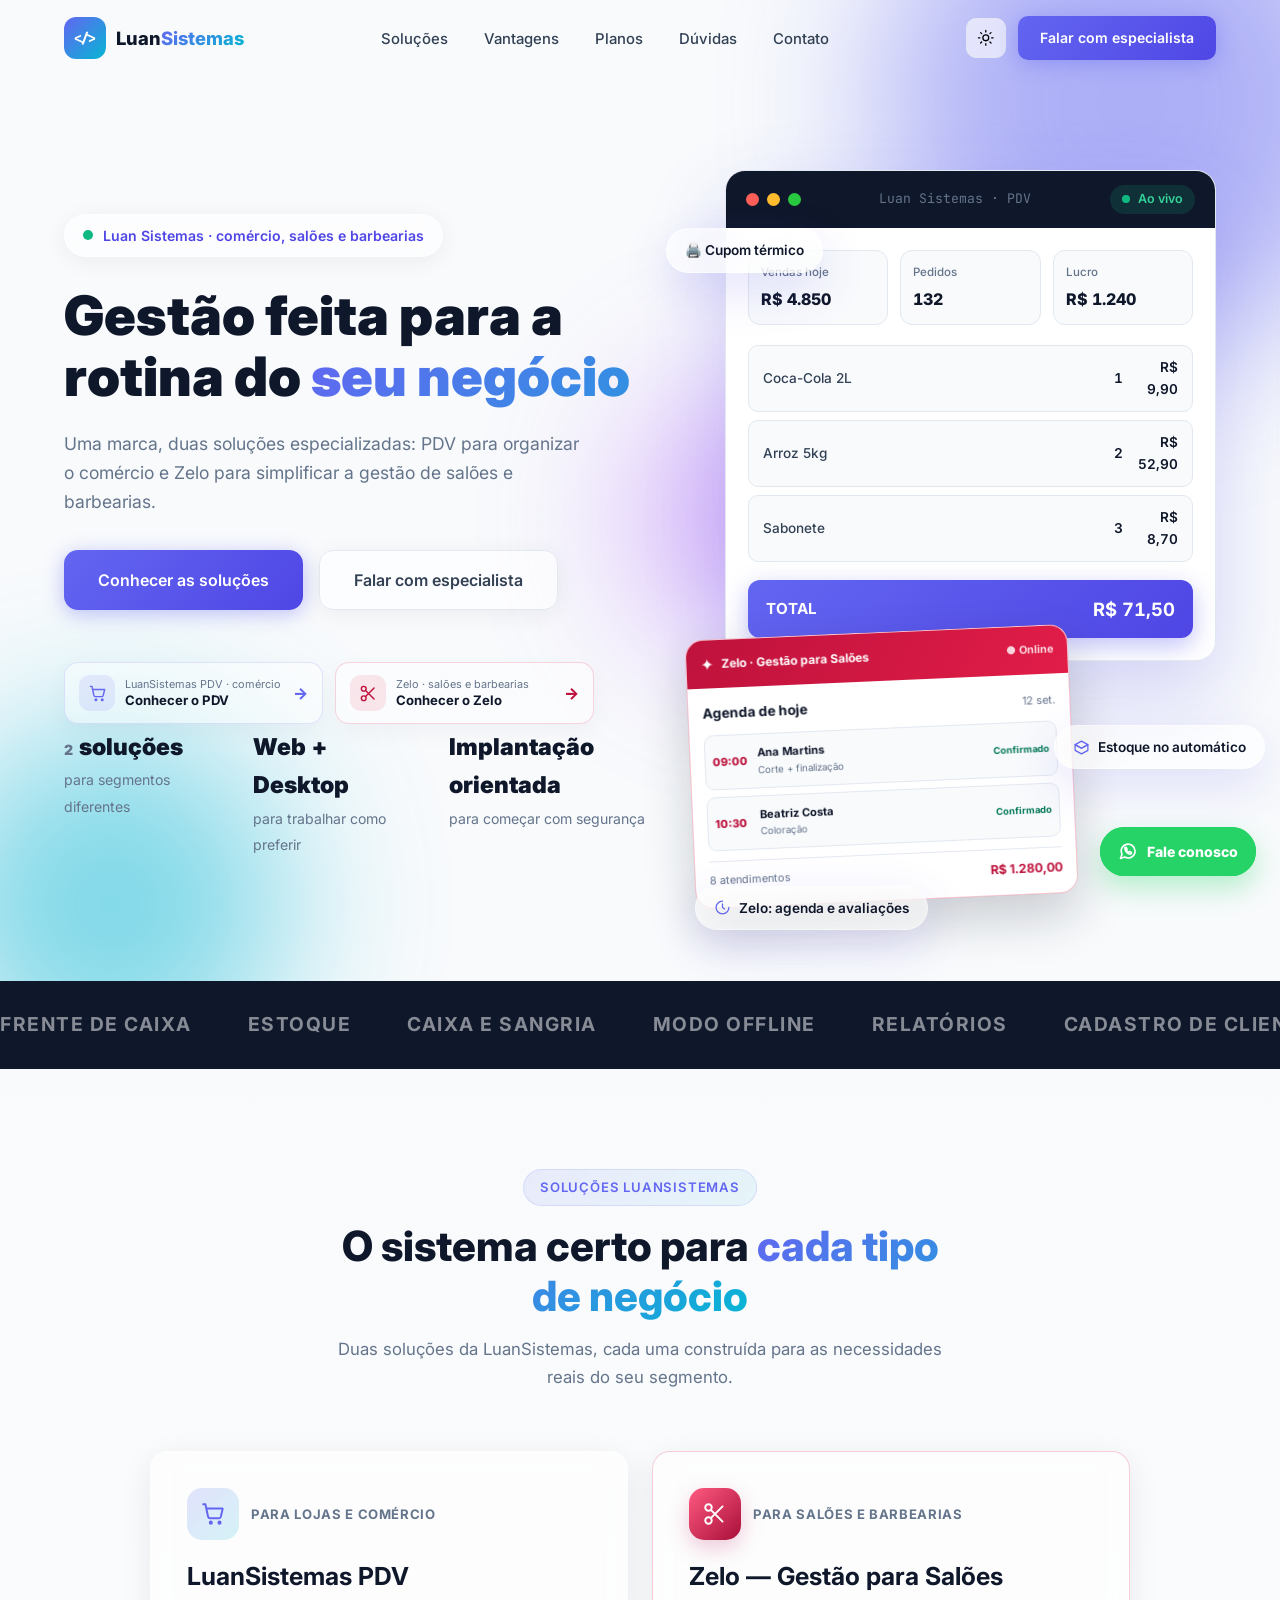
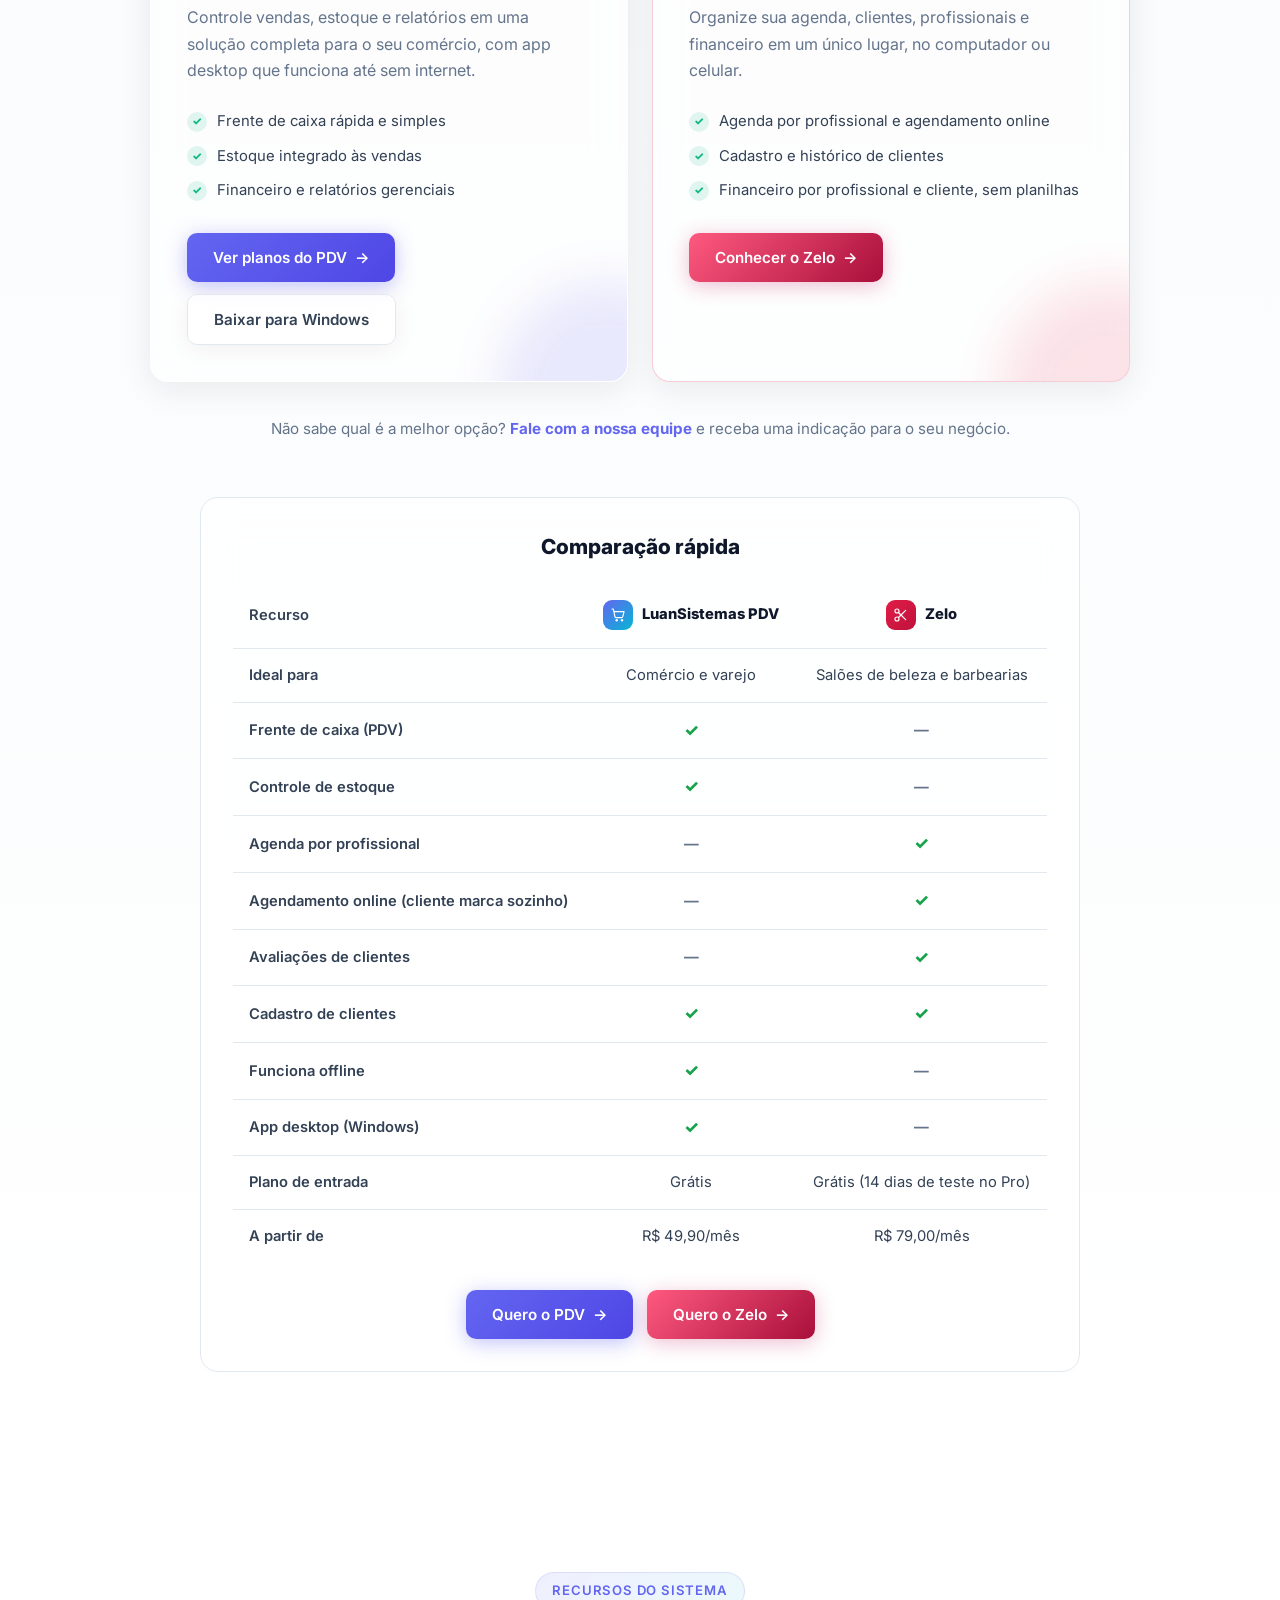
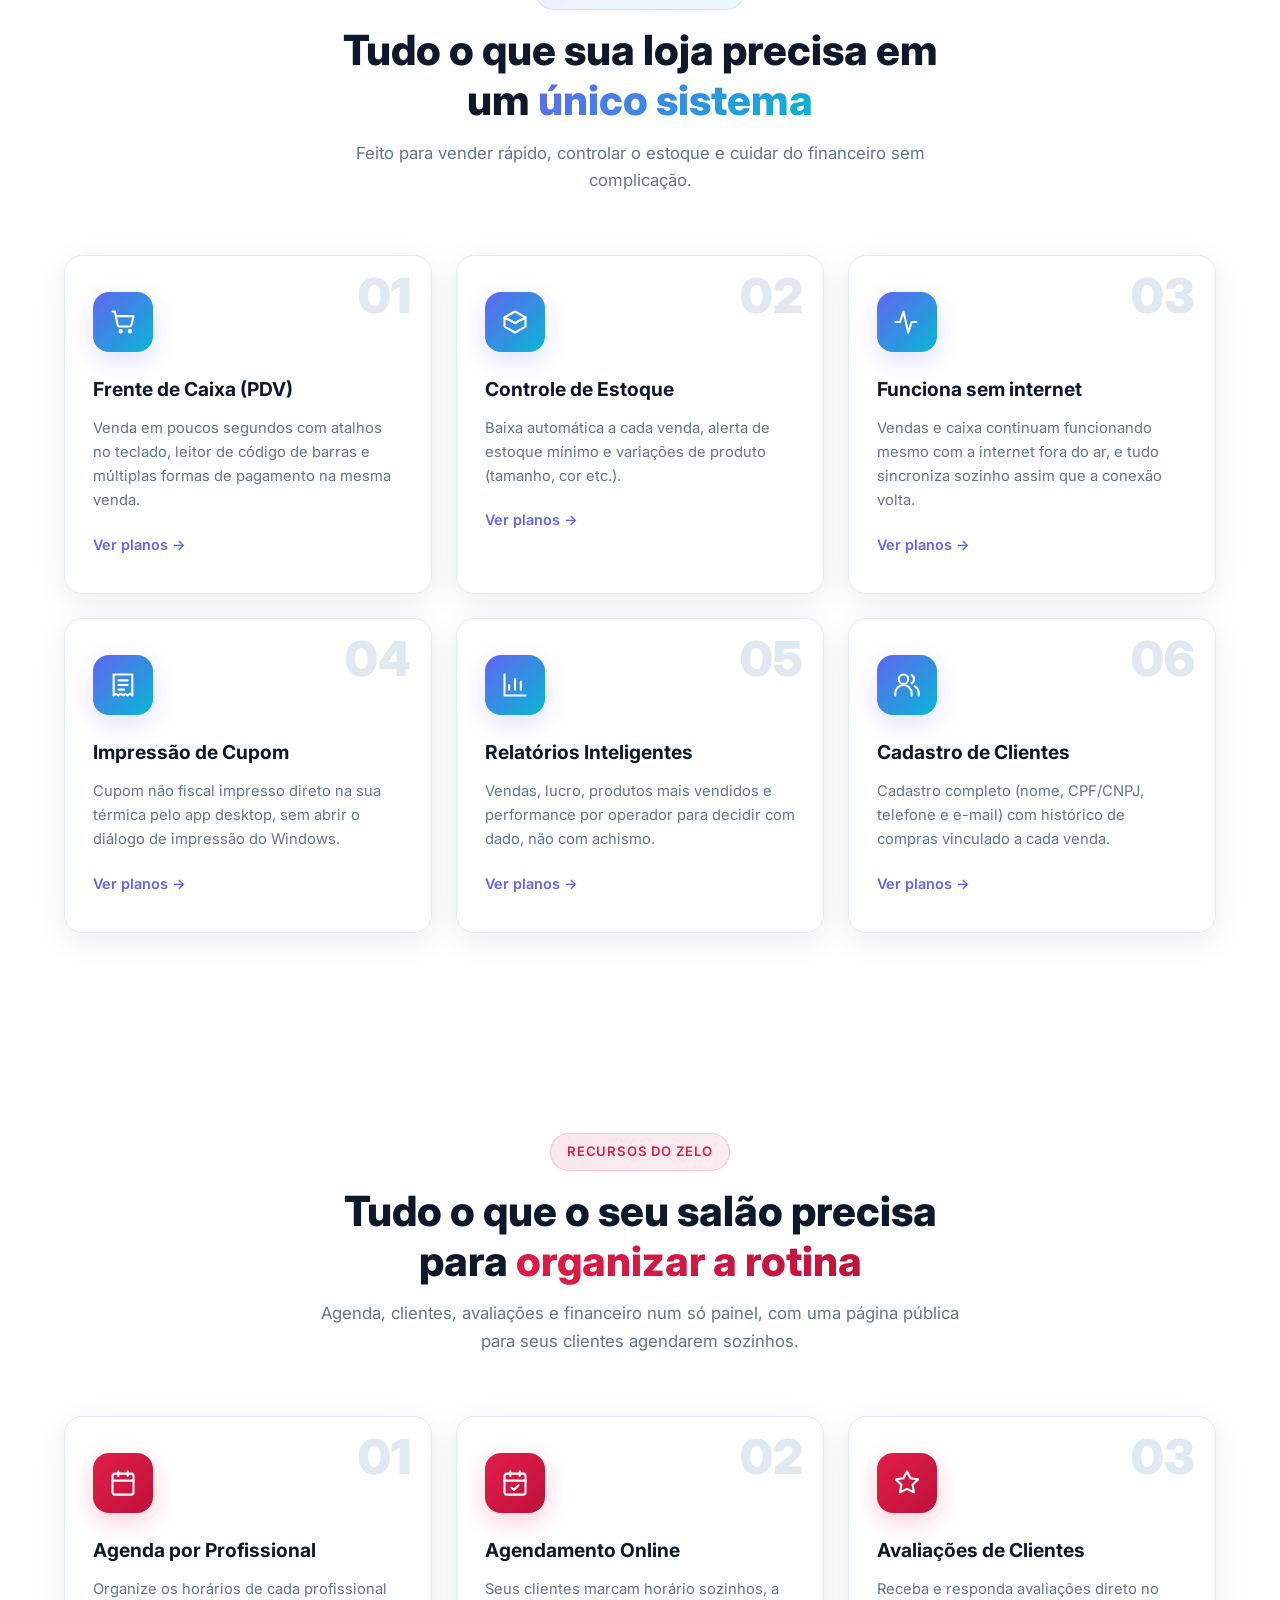
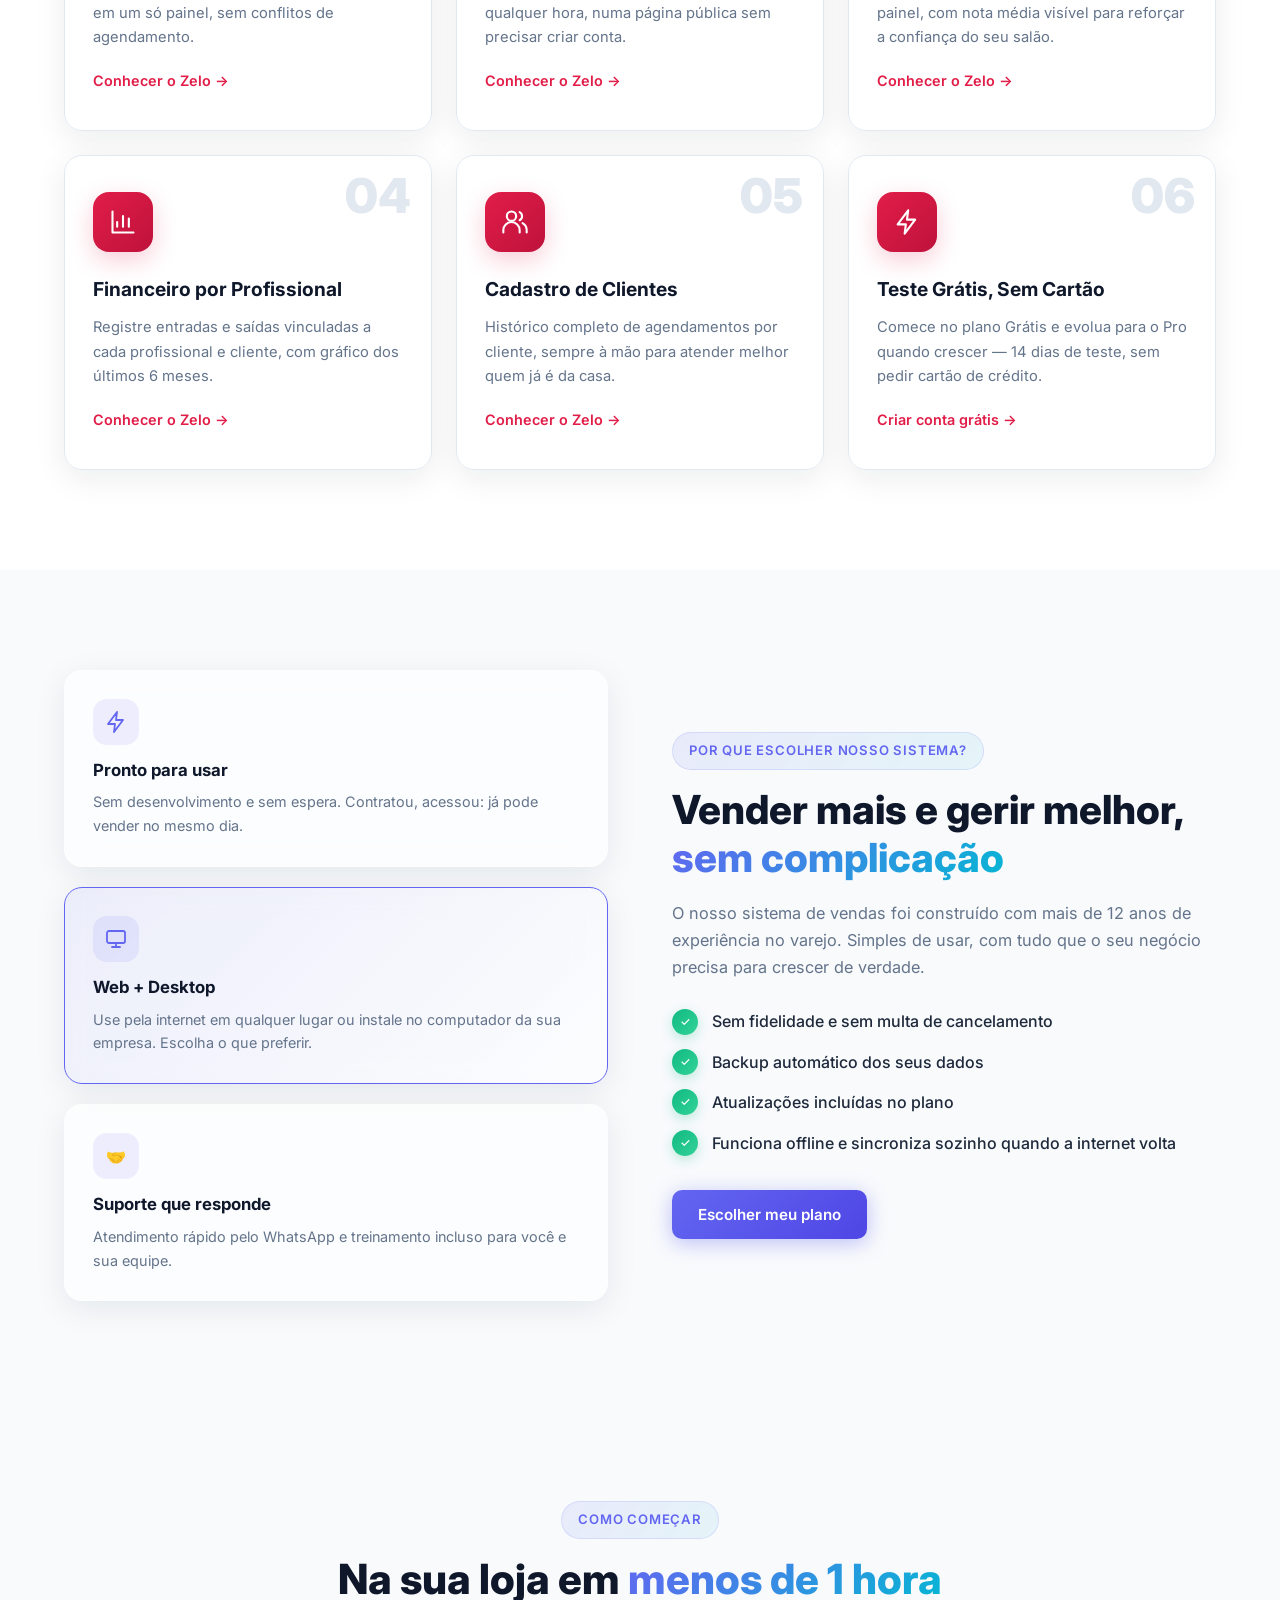
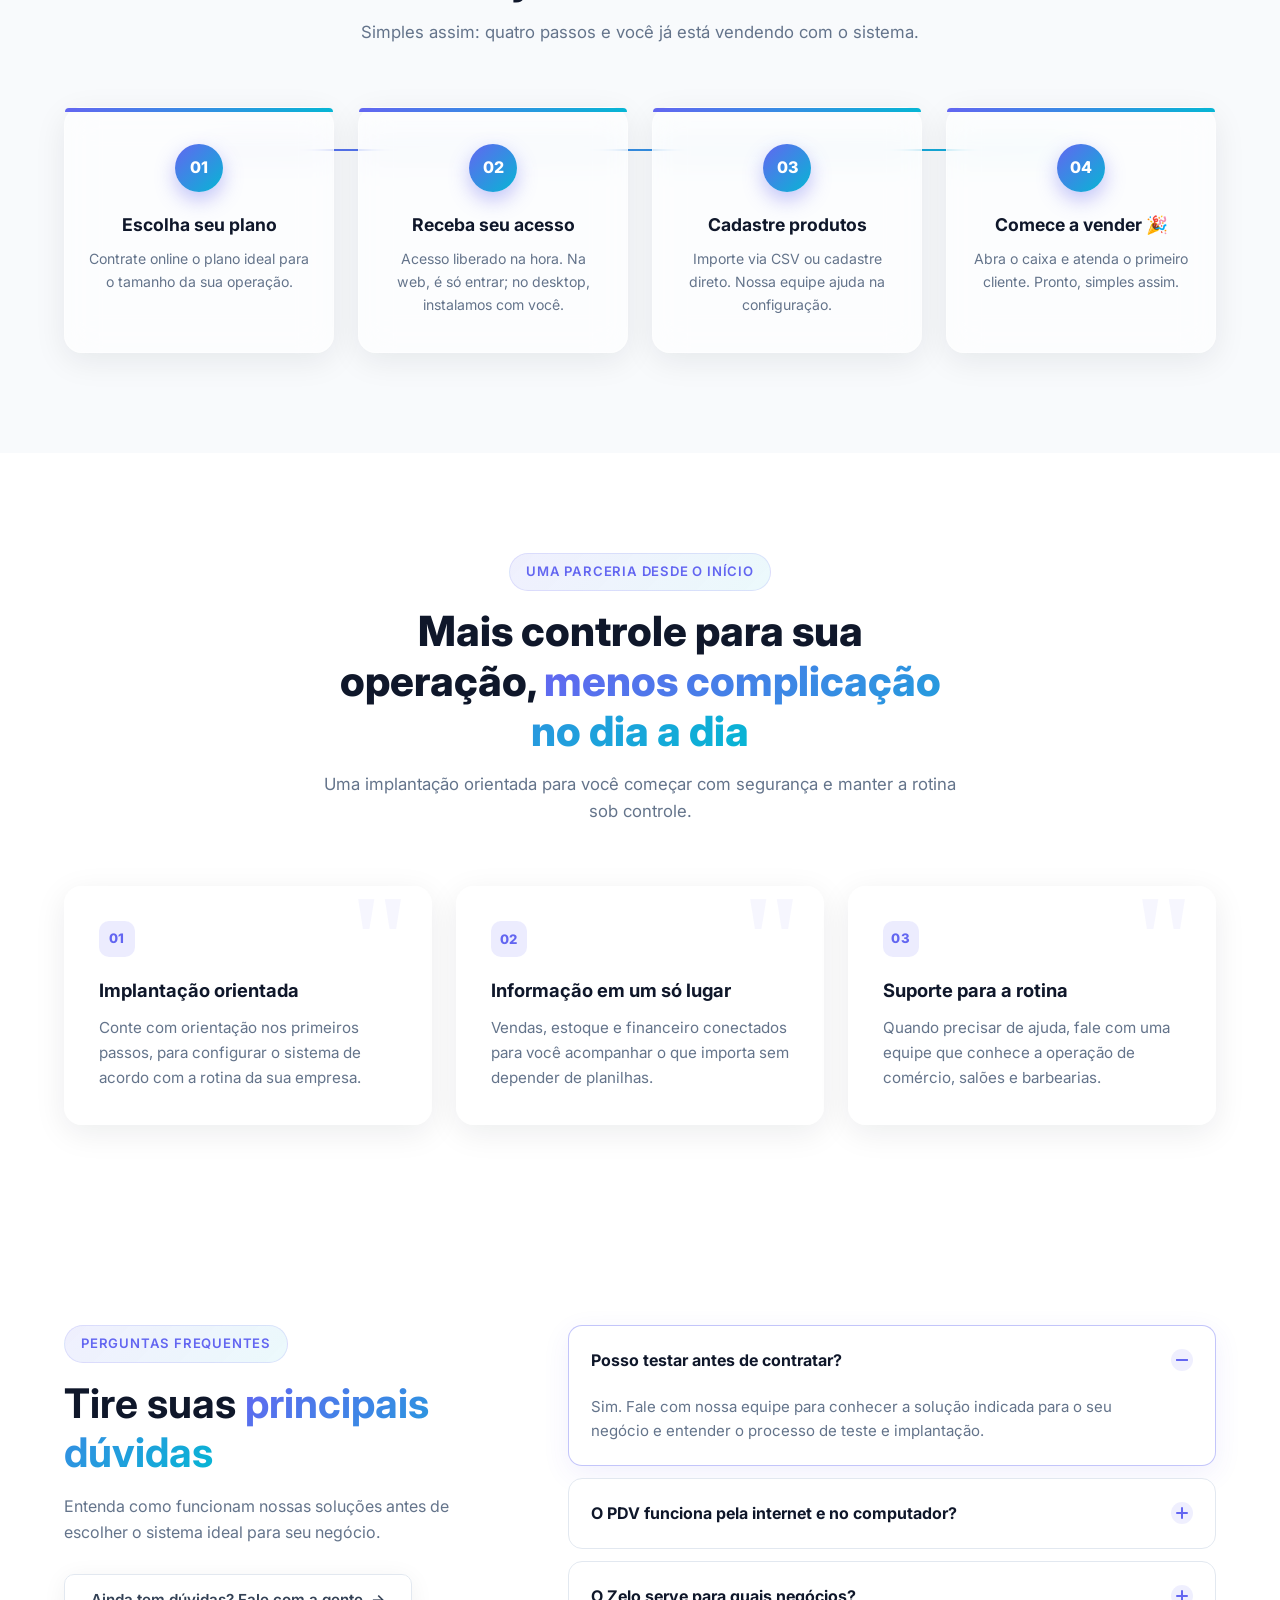
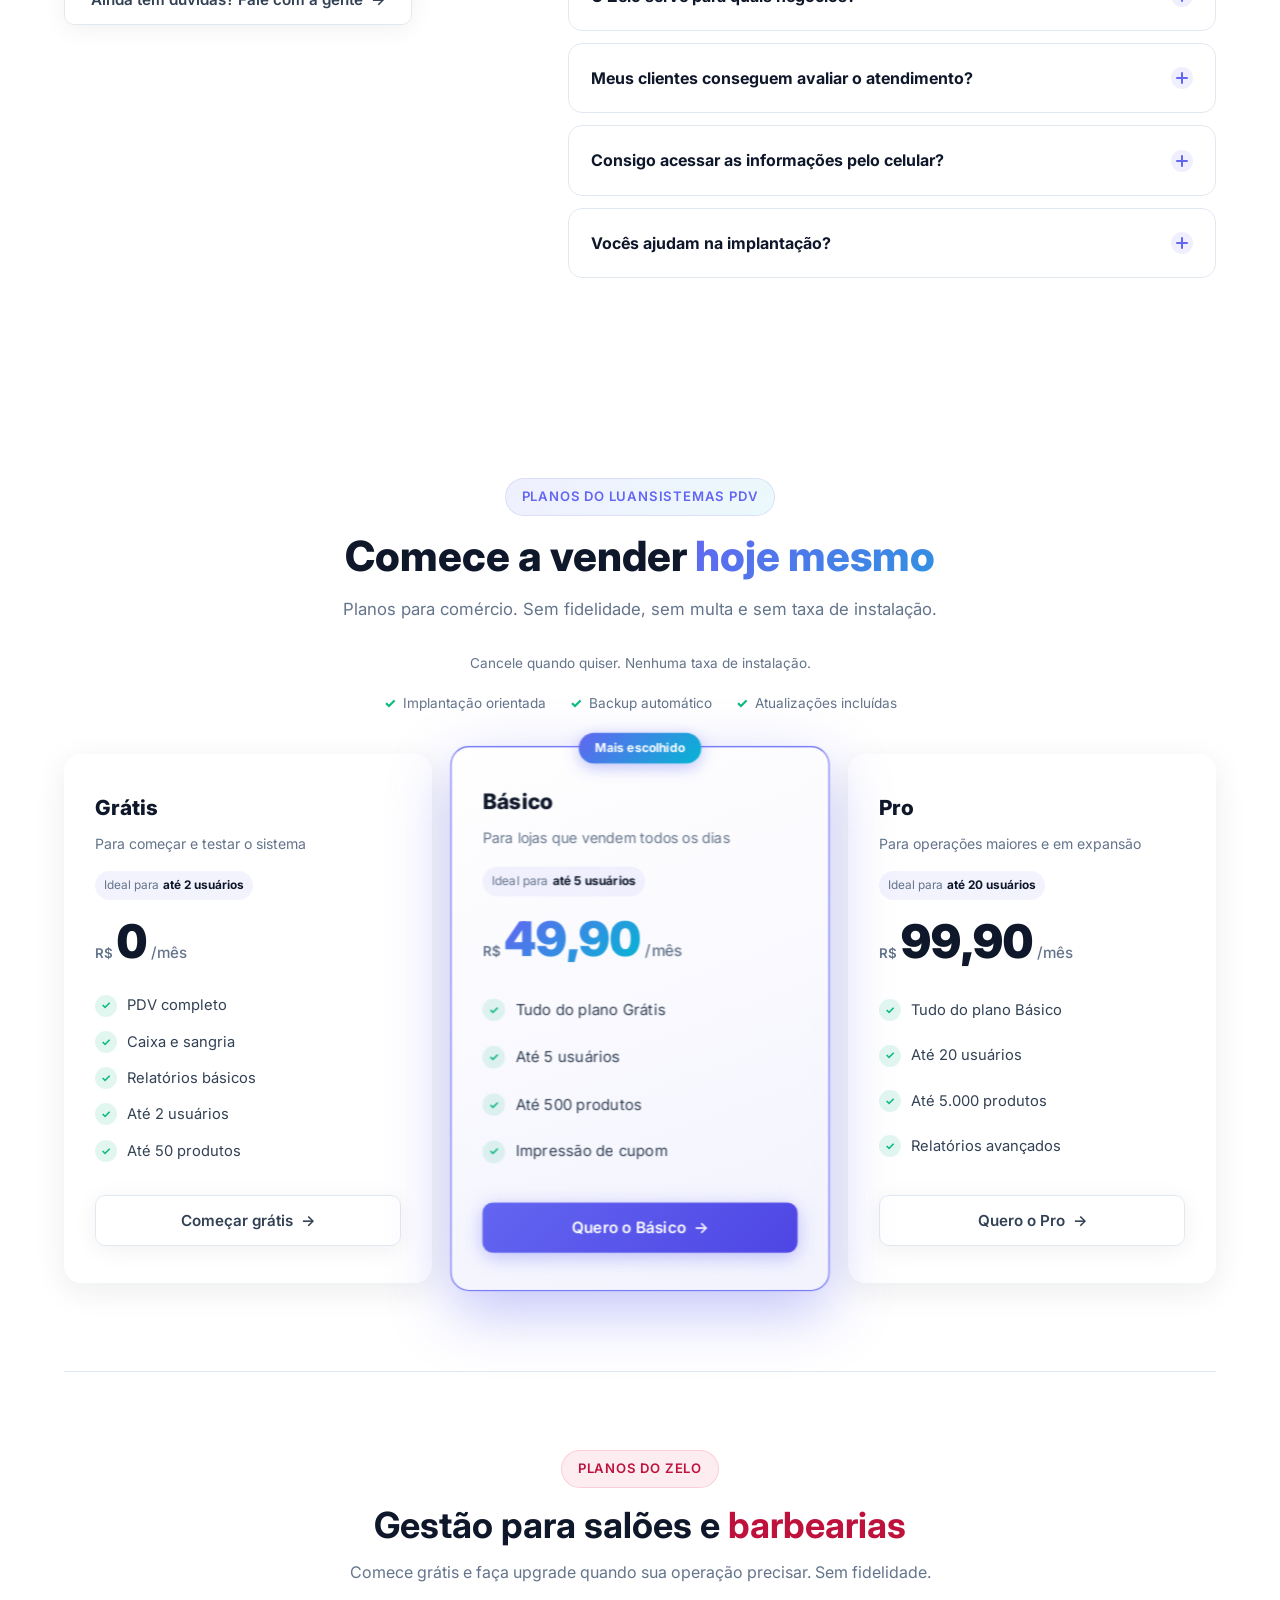
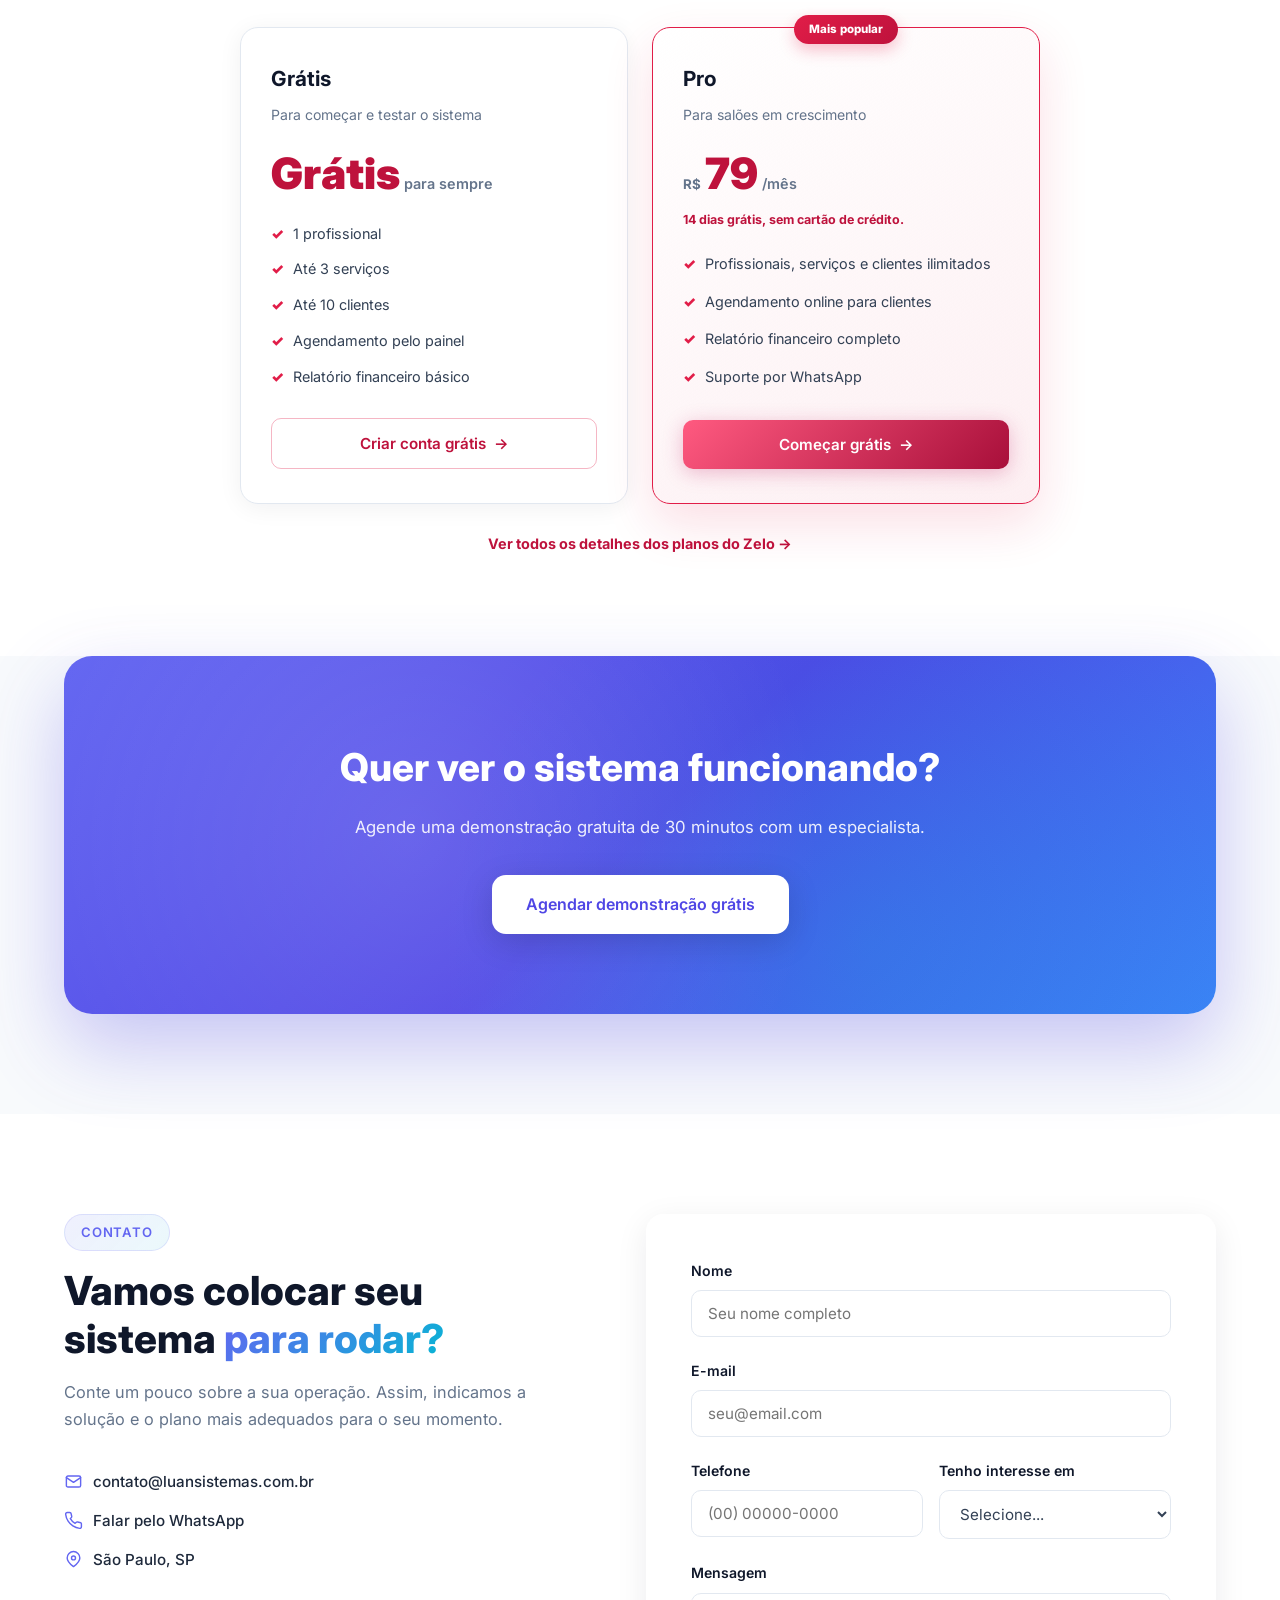
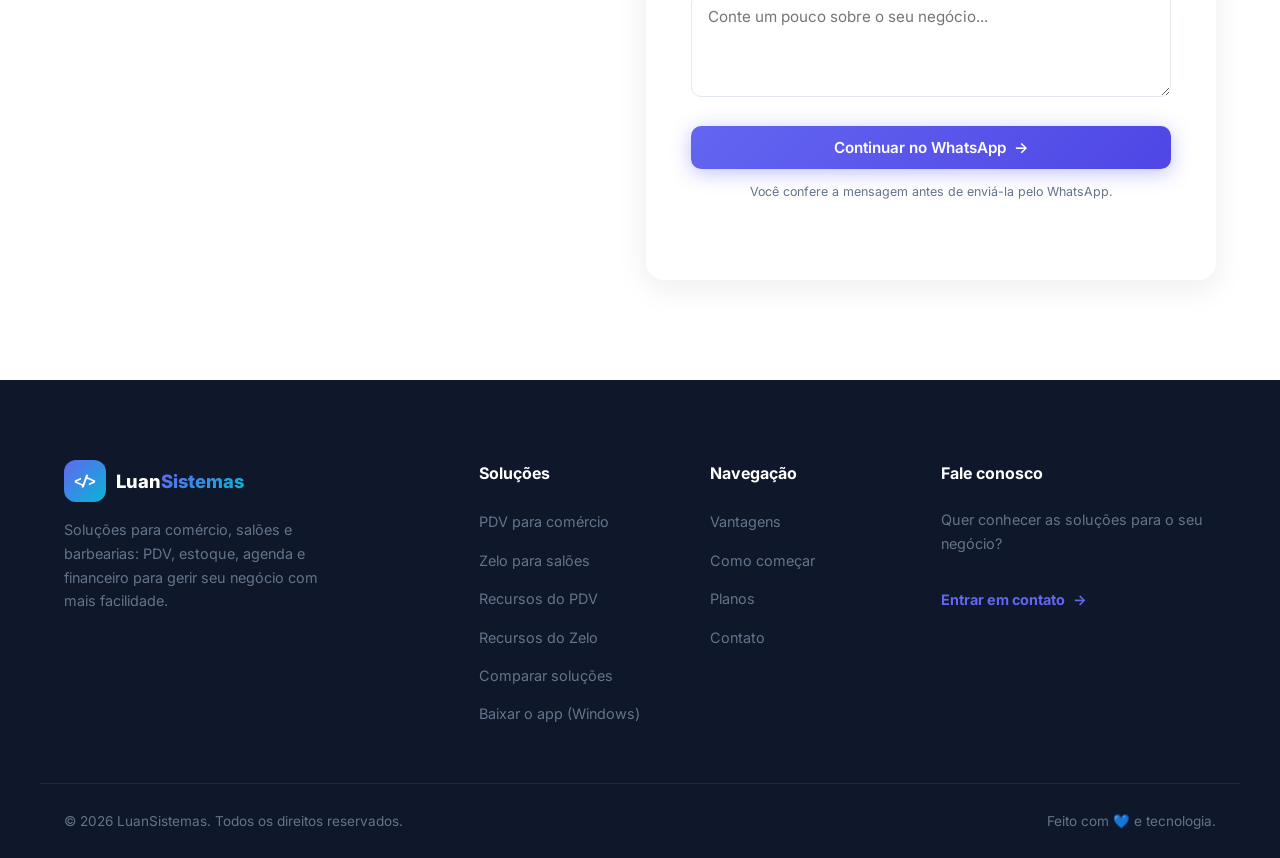
<file: index.html>
<!DOCTYPE html>
<html lang="pt-BR">
<head>
  <meta charset="UTF-8">
  <meta name="viewport" content="width=device-width, initial-scale=1.0">
  <meta name="description" content="LuanSistemas: PDV completo para comércio e Zelo, gestão para salões e barbearias. Vendas, estoque, agenda, financeiro e suporte em um só lugar.">
  <meta name="theme-color" content="#6366f1">
  <meta name="robots" content="index, follow">
  <title>LuanSistemas | PDV para comércio e gestão para salões</title>
  <link rel="canonical" href="https://luansistemas.com.br/">
  <link rel="icon" type="image/svg+xml" href="favicon.svg">

  <!-- Open Graph / WhatsApp / Facebook -->
  <meta property="og:type" content="website">
  <meta property="og:locale" content="pt_BR">
  <meta property="og:url" content="https://luansistemas.com.br/">
  <meta property="og:site_name" content="LuanSistemas">
  <meta property="og:title" content="LuanSistemas | PDV para comércio e gestão para salões">
  <meta property="og:description" content="PDV completo para comércio e Zelo, gestão para salões e barbearias. Vendas, estoque, agenda e financeiro em um só lugar.">
  <meta property="og:image" content="https://luansistemas.com.br/og-image.png">
  <meta property="og:image:width" content="1200">
  <meta property="og:image:height" content="630">
  <meta property="og:image:alt" content="LuanSistemas — PDV para comércio e Zelo para salões e barbearias">

  <!-- Twitter/X Card -->
  <meta name="twitter:card" content="summary_large_image">
  <meta name="twitter:title" content="LuanSistemas | PDV para comércio e gestão para salões">
  <meta name="twitter:description" content="PDV completo para comércio e Zelo, gestão para salões e barbearias. Vendas, estoque, agenda e financeiro em um só lugar.">
  <meta name="twitter:image" content="https://luansistemas.com.br/og-image.png">

  <link rel="preconnect" href="https://fonts.googleapis.com">
  <link rel="preconnect" href="https://fonts.gstatic.com" crossorigin>
  <link href="https://fonts.googleapis.com/css2?family=Inter:wght@400;500;600;700;800;900&family=JetBrains+Mono:wght@400;500;700&display=swap" rel="stylesheet">
  <link rel="stylesheet" href="style.css">

  <script type="application/ld+json">
  {
    "@context": "https://schema.org",
    "@graph": [
      {
        "@type": "Organization",
        "name": "LuanSistemas",
        "url": "https://luansistemas.com.br/",
        "logo": "https://luansistemas.com.br/favicon.svg",
        "email": "contato@luansistemas.com.br",
        "sameAs": ["https://www.zelosaloes.com.br/"]
      },
      {
        "@type": "SoftwareApplication",
        "name": "LuanSistemas PDV",
        "applicationCategory": "BusinessApplication",
        "operatingSystem": "Web, Windows",
        "description": "PDV completo para comércio: frente de caixa, controle de estoque, relatórios e modo offline.",
        "offers": {
          "@type": "AggregateOffer",
          "priceCurrency": "BRL",
          "lowPrice": "0",
          "highPrice": "99.90",
          "offerCount": "3"
        }
      },
      {
        "@type": "SoftwareApplication",
        "name": "Zelo",
        "applicationCategory": "BusinessApplication",
        "operatingSystem": "Web",
        "description": "Gestão para salões de beleza e barbearias: agenda por profissional, agendamento online, avaliações e financeiro.",
        "url": "https://www.zelosaloes.com.br/",
        "offers": {
          "@type": "AggregateOffer",
          "priceCurrency": "BRL",
          "lowPrice": "0",
          "highPrice": "79.00",
          "offerCount": "2"
        }
      }
    ]
  }
  </script>
</head>
<body>
  <a class="skip-link" href="#conteudo">Pular para o conteúdo</a>
  <div class="scroll-progress" id="scrollProgress"></div>
  <div class="cursor-glow" id="cursorGlow" aria-hidden="true"></div>
  <a class="whatsapp-float" href="https://wa.me/5511984881939?text=Ol%C3%A1%21%20Quero%20conhecer%20as%20solu%C3%A7%C3%B5es%20da%20Luan%20Sistemas." target="_blank" rel="noopener noreferrer" aria-label="Falar com a Luan Sistemas pelo WhatsApp">
    <svg class="ui-icon" aria-hidden="true" viewBox="0 0 24 24"><path d="M20.5 11.9a8.4 8.4 0 0 1-12.4 7.4L3 21l1.7-4.9A8.4 8.4 0 1 1 20.5 11.9Z"/><path d="M8.2 8.1c.2-.5.4-.5.7-.5h.6c.2 0 .4.1.5.4l.8 1.9c.1.3.1.5-.1.7l-.5.6c-.1.1-.1.3 0 .4.4.8 1.1 1.5 1.9 2 .2.1.3.1.4 0l.7-.8c.2-.2.4-.2.7-.1l1.8.8c.3.1.4.3.4.5v.6c0 .3-.2.6-.5.8-.5.3-1.1.4-1.8.2-1.1-.3-2.2-1-3.2-2s-1.7-2.1-2-3.2c-.2-.6-.1-1.2.1-1.7Z"/></svg>
    <span>Fale conosco</span>
  </a>
  <button type="button" class="back-to-top" id="backToTop" aria-label="Voltar ao topo">
    <svg class="ui-icon" aria-hidden="true" viewBox="0 0 24 24"><path d="M12 19V5M5 12l7-7 7 7"/></svg>
  </button>

  <header class="header" id="header">
    <nav class="navbar container" aria-label="Navegação principal">
      <a href="#inicio" class="brand">
        <span class="brand-logo">&lt;/&gt;</span>
        <span class="brand-name">Luan<span>Sistemas</span></span>
      </a>

      <ul class="nav-links" id="navLinks">
        <li><a href="#solucoes" class="nav-link">Soluções</a></li>
        <li><a href="#vantagens" class="nav-link">Vantagens</a></li>
        <li><a href="#planos" class="nav-link">Planos</a></li>
        <li><a href="#faq" class="nav-link">Dúvidas</a></li>
        <li><a href="#contato" class="nav-link">Contato</a></li>
      </ul>

      <div class="nav-actions">
        <button class="theme-toggle" id="themeToggle" type="button" aria-label="Alternar modo escuro" aria-pressed="false">
          <svg class="ui-icon icon-sun" aria-hidden="true" viewBox="0 0 24 24"><circle cx="12" cy="12" r="4"/><path d="M12 2v2M12 20v2M4.93 4.93l1.41 1.41M17.66 17.66l1.41 1.41M2 12h2M20 12h2M4.93 19.07l1.41-1.41M17.66 6.34l1.41-1.41"/></svg>
          <svg class="ui-icon icon-moon" aria-hidden="true" viewBox="0 0 24 24"><path d="M21 12.8A9 9 0 1 1 11.2 3 7 7 0 0 0 21 12.8Z"/></svg>
        </button>
        <a href="#contato" class="btn btn-primary btn-nav btn-shine" data-interest="Demo / demonstração">Falar com especialista</a>
      </div>

      <button class="hamburger" id="hamburger" type="button" aria-label="Abrir menu" aria-controls="navLinks" aria-expanded="false">
        <span></span><span></span><span></span>
      </button>
    </nav>
  </header>

  <main id="conteudo">
    <section class="hero" id="inicio">
      <div class="aurora" aria-hidden="true">
        <span class="blob blob-1"></span>
        <span class="blob blob-2"></span>
        <span class="blob blob-3"></span>
      </div>

      <div class="container hero-content">
        <div class="hero-text">
          <span class="badge"><span class="pulse-dot"></span> Luan Sistemas · comércio, salões e barbearias</span>
          <h1>Gestão feita para a rotina do <span class="gradient-text animate-gradient">seu negócio</span></h1>
          <p>Uma marca, duas soluções especializadas: PDV para organizar o comércio e Zelo para simplificar a gestão de salões e barbearias.</p>
          <div class="hero-actions">
            <a href="#solucoes" class="btn btn-primary btn-lg btn-shine">Conhecer as soluções</a>
            <a href="#contato" class="btn btn-glass btn-lg" data-interest="Demo / demonstração">Falar com especialista</a>
          </div>
          <div class="hero-product-links" aria-label="Escolha sua solução">
            <a href="#planos" class="hero-product-link">
              <span class="hero-product-icon"><svg class="ui-icon" aria-hidden="true" viewBox="0 0 24 24"><path d="M3 3h2l2.4 11.3a2 2 0 0 0 2 1.6h7.9a2 2 0 0 0 1.9-1.4L21 7H6"/><circle cx="10" cy="20" r="1"/><circle cx="18" cy="20" r="1"/></svg></span>
              <span><small>LuanSistemas PDV · comércio</small><strong>Conhecer o PDV</strong></span><span class="hero-product-arrow">→</span>
            </a>
            <a href="https://www.zelosaloes.com.br/" class="hero-product-link hero-product-zelo" target="_blank" rel="noopener noreferrer">
              <span class="hero-product-icon"><svg class="ui-icon" aria-hidden="true" viewBox="0 0 24 24"><circle cx="6" cy="6" r="3"/><circle cx="6" cy="18" r="3"/><path d="m8.6 8.6 10.4 10.4M8.6 15.4 19 5"/></svg></span>
              <span><small>Zelo · salões e barbearias</small><strong>Conhecer o Zelo</strong></span><span class="hero-product-arrow">→</span>
            </a>
          </div>
          <ul class="hero-stats">
            <li><strong><span data-counter="2">0</span> soluções</strong><span>para segmentos diferentes</span></li>
            <li><strong>Web + Desktop</strong><span>para trabalhar como preferir</span></li>
            <li><strong>Implantação orientada</strong><span>para começar com segurança</span></li>
          </ul>
        </div>
        <div class="hero-visual">
          <div class="dashboard-card" data-tilt>
            <div class="dash-header">
              <span class="dot red"></span><span class="dot yellow"></span><span class="dot green"></span>
              <span class="code-file">Luan Sistemas · PDV</span>
              <span class="dash-live"><span class="pulse-dot"></span> Ao vivo</span>
            </div>
            <div class="dash-body">
              <div class="dash-stats">
                <div><small>Vendas hoje</small><strong>R$ 4.850</strong></div>
                <div><small>Pedidos</small><strong>132</strong></div>
                <div><small>Lucro</small><strong>R$ 1.240</strong></div>
              </div>
              <div class="dash-items">
                <div class="dash-item"><span>Coca-Cola 2L</span><b>1</b><b>R$ 9,90</b></div>
                <div class="dash-item"><span>Arroz 5kg</span><b>2</b><b>R$ 52,90</b></div>
                <div class="dash-item"><span>Sabonete</span><b>3</b><b>R$ 8,70</b></div>
              </div>
              <div class="dash-total">TOTAL <strong>R$ 71,50</strong></div>
            </div>
            <div class="code-card-glow" aria-hidden="true"></div>
          </div>
          <div class="zelo-preview-card" aria-label="Prévia do Zelo, gestão para salões">
            <div class="zelo-preview-header">
              <span class="zelo-mark">✦</span>
              <span>Zelo · Gestão para Salões</span>
              <span class="zelo-online">● Online</span>
            </div>
            <div class="zelo-preview-body">
              <div class="zelo-preview-title"><strong>Agenda de hoje</strong><span>12 set.</span></div>
              <div class="zelo-appointment"><span class="zelo-time">09:00</span><span><b>Ana Martins</b><small>Corte + finalização</small></span><i>Confirmado</i></div>
              <div class="zelo-appointment"><span class="zelo-time">10:30</span><span><b>Beatriz Costa</b><small>Coloração</small></span><i>Confirmado</i></div>
              <div class="zelo-preview-footer"><span>8 atendimentos</span><strong>R$ 1.280,00</strong></div>
            </div>
          </div>
          <div class="float-chip chip-1" data-tilt>🖨️ Cupom térmico</div>
          <div class="float-chip chip-2" data-tilt><svg class="ui-icon" aria-hidden="true" viewBox="0 0 24 24"><path d="m21 8-9 5-9-5 9-5 9 5Z"/><path d="m3 8 9 5 9-5M3 8v8l9 5 9-5V8"/></svg>Estoque no automático</div>
          <div class="float-chip chip-3" data-tilt><svg class="ui-icon" aria-hidden="true" viewBox="0 0 24 24"><path d="M12 3a9 9 0 1 0 9 9"/><path d="M12 7v5l3 2"/></svg>Zelo: agenda e avaliações</div>
        </div>
      </div>
    </section>

    <div class="marquee" aria-label="O que o sistema faz">
      <div class="marquee-track">
        <span>Frente de Caixa</span><span>Estoque</span><span>Caixa e Sangria</span><span>Modo Offline</span>
        <span>Relatórios</span><span>Cadastro de Clientes</span><span>App Desktop</span><span>Cupom Térmico</span>
        <span>Frente de Caixa</span><span>Estoque</span><span>Caixa e Sangria</span><span>Modo Offline</span>
        <span>Relatórios</span><span>Cadastro de Clientes</span><span>App Desktop</span><span>Cupom Térmico</span>
      </div>
    </div>

    <section class="solutions section" id="solucoes">
      <div class="container">
        <div class="section-head">
          <span class="section-tag">Soluções LuanSistemas</span>
          <h2>O sistema certo para <span class="gradient-text">cada tipo de negócio</span></h2>
          <p>Duas soluções da LuanSistemas, cada uma construída para as necessidades reais do seu segmento.</p>
        </div>

        <div class="solutions-grid">
          <article class="solution-card solution-pdv glass-card" data-tilt>
            <div class="solution-card-top">
              <span class="solution-icon"><svg class="ui-icon" aria-hidden="true" viewBox="0 0 24 24"><path d="M3 3h2l2.4 11.3a2 2 0 0 0 2 1.6h7.9a2 2 0 0 0 1.9-1.4L21 7H6"/><circle cx="10" cy="20" r="1"/><circle cx="18" cy="20" r="1"/></svg></span>
              <span class="solution-label">Para lojas e comércio</span>
            </div>
            <h3>LuanSistemas PDV</h3>
            <p>Controle vendas, estoque e relatórios em uma solução completa para o seu comércio, com app desktop que funciona até sem internet.</p>
            <ul class="solution-features">
              <li>Frente de caixa rápida e simples</li>
              <li>Estoque integrado às vendas</li>
              <li>Financeiro e relatórios gerenciais</li>
            </ul>
            <div class="solution-card-actions">
              <a href="#planos" class="btn btn-primary">Ver planos do PDV <span>→</span></a>
              <a href="https://github.com/medeirosluan/sistema-pdv/releases/latest" class="btn btn-glass" target="_blank" rel="noopener noreferrer">Baixar para Windows</a>
            </div>
          </article>

          <article class="solution-card solution-zelo glass-card" data-tilt>
            <div class="solution-card-top">
              <span class="solution-icon zelo-icon"><svg class="ui-icon" aria-hidden="true" viewBox="0 0 24 24"><circle cx="6" cy="6" r="3"/><circle cx="6" cy="18" r="3"/><path d="m8.6 8.6 10.4 10.4M8.6 15.4 19 5"/></svg></span>
              <span class="solution-label">Para salões e barbearias</span>
            </div>
            <h3>Zelo — Gestão para Salões</h3>
            <p>Organize sua agenda, clientes, profissionais e financeiro em um único lugar, no computador ou celular.</p>
            <ul class="solution-features">
              <li>Agenda por profissional e agendamento online</li>
              <li>Cadastro e histórico de clientes</li>
              <li>Financeiro por profissional e cliente, sem planilhas</li>
            </ul>
            <a href="https://www.zelosaloes.com.br/" class="btn btn-zelo" target="_blank" rel="noopener noreferrer">Conhecer o Zelo <span>→</span></a>
          </article>
        </div>
        <p class="solutions-support">Não sabe qual é a melhor opção? <a href="#contato" data-interest="Outro assunto">Fale com a nossa equipe</a> e receba uma indicação para o seu negócio.</p>

        <div class="compare-wrap" data-reveal>
          <h3 class="compare-title">Comparação rápida</h3>
          <div class="compare-scroll">
            <table class="compare-table">
              <thead>
                <tr>
                  <th class="compare-feature-col">Recurso</th>
                  <th class="compare-pdv-col">
                    <span class="compare-head-icon compare-head-pdv"><svg class="ui-icon" aria-hidden="true" viewBox="0 0 24 24"><path d="M3 3h2l2.4 11.3a2 2 0 0 0 2 1.6h7.9a2 2 0 0 0 1.9-1.4L21 7H6"/><circle cx="10" cy="20" r="1"/><circle cx="18" cy="20" r="1"/></svg></span>
                    LuanSistemas PDV
                  </th>
                  <th class="compare-zelo-col">
                    <span class="compare-head-icon compare-head-zelo"><svg class="ui-icon" aria-hidden="true" viewBox="0 0 24 24"><circle cx="6" cy="6" r="3"/><circle cx="6" cy="18" r="3"/><path d="m8.6 8.6 10.4 10.4M8.6 15.4 19 5"/></svg></span>
                    Zelo
                  </th>
                </tr>
              </thead>
              <tbody>
                <tr>
                  <td>Ideal para</td>
                  <td>Comércio e varejo</td>
                  <td>Salões de beleza e barbearias</td>
                </tr>
                <tr>
                  <td>Frente de caixa (PDV)</td>
                  <td><span class="compare-yes">✓</span></td>
                  <td><span class="compare-no">—</span></td>
                </tr>
                <tr>
                  <td>Controle de estoque</td>
                  <td><span class="compare-yes">✓</span></td>
                  <td><span class="compare-no">—</span></td>
                </tr>
                <tr>
                  <td>Agenda por profissional</td>
                  <td><span class="compare-no">—</span></td>
                  <td><span class="compare-yes">✓</span></td>
                </tr>
                <tr>
                  <td>Agendamento online (cliente marca sozinho)</td>
                  <td><span class="compare-no">—</span></td>
                  <td><span class="compare-yes">✓</span></td>
                </tr>
                <tr>
                  <td>Avaliações de clientes</td>
                  <td><span class="compare-no">—</span></td>
                  <td><span class="compare-yes">✓</span></td>
                </tr>
                <tr>
                  <td>Cadastro de clientes</td>
                  <td><span class="compare-yes">✓</span></td>
                  <td><span class="compare-yes">✓</span></td>
                </tr>
                <tr>
                  <td>Funciona offline</td>
                  <td><span class="compare-yes">✓</span></td>
                  <td><span class="compare-no">—</span></td>
                </tr>
                <tr>
                  <td>App desktop (Windows)</td>
                  <td><span class="compare-yes">✓</span></td>
                  <td><span class="compare-no">—</span></td>
                </tr>
                <tr>
                  <td>Plano de entrada</td>
                  <td>Grátis</td>
                  <td>Grátis (14 dias de teste no Pro)</td>
                </tr>
                <tr>
                  <td>A partir de</td>
                  <td>R$ 49,90/mês</td>
                  <td>R$ 79,00/mês</td>
                </tr>
              </tbody>
            </table>
          </div>
          <div class="compare-ctas">
            <a href="#planos" class="btn btn-primary" data-interest="Plano Básico">Quero o PDV <span>→</span></a>
            <a href="https://www.zelosaloes.com.br/" class="btn btn-zelo" target="_blank" rel="noopener noreferrer">Quero o Zelo <span>→</span></a>
          </div>
        </div>
      </div>
    </section>

    <section class="services section" id="recursos">
      <div class="container">
        <div class="section-head">
          <span class="section-tag">Recursos do sistema</span>
          <h2>Tudo o que sua loja precisa em um <span class="gradient-text">único sistema</span></h2>
          <p>Feito para vender rápido, controlar o estoque e cuidar do financeiro sem complicação.</p>
        </div>

        <div class="services-grid">
          <article class="service-card glass-card" data-tilt>
            <span class="service-num">01</span>
            <div class="service-icon"><svg class="ui-icon" aria-hidden="true" viewBox="0 0 24 24"><path d="M3 3h2l2.4 11.3a2 2 0 0 0 2 1.6h7.9a2 2 0 0 0 1.9-1.4L21 7H6"/><circle cx="10" cy="20" r="1"/><circle cx="18" cy="20" r="1"/></svg></div>
            <h3>Frente de Caixa (PDV)</h3>
            <p>Venda em poucos segundos com atalhos no teclado, leitor de código de barras e múltiplas formas de pagamento na mesma venda.</p>
            <a href="#planos" class="card-link">Ver planos <span class="arrow">→</span></a>
          </article>

          <article class="service-card glass-card" data-tilt>
            <span class="service-num">02</span>
            <div class="service-icon"><svg class="ui-icon" aria-hidden="true" viewBox="0 0 24 24"><path d="m21 8-9 5-9-5 9-5 9 5Z"/><path d="m3 8 9 5 9-5M3 8v8l9 5 9-5V8"/></svg></div>
            <h3>Controle de Estoque</h3>
            <p>Baixa automática a cada venda, alerta de estoque mínimo e variações de produto (tamanho, cor etc.).</p>
            <a href="#planos" class="card-link">Ver planos <span class="arrow">→</span></a>
          </article>

          <article class="service-card glass-card" data-tilt>
            <span class="service-num">03</span>
            <div class="service-icon"><svg class="ui-icon" aria-hidden="true" viewBox="0 0 24 24"><path d="M2 12h4l3-9 4 18 3-9h4"/></svg></div>
            <h3>Funciona sem internet</h3>
            <p>Vendas e caixa continuam funcionando mesmo com a internet fora do ar, e tudo sincroniza sozinho assim que a conexão volta.</p>
            <a href="#planos" class="card-link">Ver planos <span class="arrow">→</span></a>
          </article>

          <article class="service-card glass-card" data-tilt>
            <span class="service-num">04</span>
            <div class="service-icon"><svg class="ui-icon" aria-hidden="true" viewBox="0 0 24 24"><path d="M4 3v18l2-1.5L8 21l2-1.5L12 21l2-1.5 2 1.5 2-1.5 2 1.5V3Z"/><path d="M8 8h8M8 12h8M8 16h5"/></svg></div>
            <h3>Impressão de Cupom</h3>
            <p>Cupom não fiscal impresso direto na sua térmica pelo app desktop, sem abrir o diálogo de impressão do Windows.</p>
            <a href="#planos" class="card-link">Ver planos <span class="arrow">→</span></a>
          </article>

          <article class="service-card glass-card" data-tilt>
            <span class="service-num">05</span>
            <div class="service-icon"><svg class="ui-icon" aria-hidden="true" viewBox="0 0 24 24"><path d="M3 3v18h18"/><path d="M7 16v-4M12 16V7M17 16v-7"/></svg></div>
            <h3>Relatórios Inteligentes</h3>
            <p>Vendas, lucro, produtos mais vendidos e performance por operador para decidir com dado, não com achismo.</p>
            <a href="#planos" class="card-link">Ver planos <span class="arrow">→</span></a>
          </article>

          <article class="service-card glass-card" data-tilt>
            <span class="service-num">06</span>
            <div class="service-icon"><svg class="ui-icon" aria-hidden="true" viewBox="0 0 24 24"><circle cx="9" cy="7" r="4"/><path d="M2 21v-2a7 7 0 0 1 14 0v2M16 3.5a4 4 0 0 1 0 7M22 21v-2a7 7 0 0 0-3.5-6.1"/></svg></div>
            <h3>Cadastro de Clientes</h3>
            <p>Cadastro completo (nome, CPF/CNPJ, telefone e e-mail) com histórico de compras vinculado a cada venda.</p>
            <a href="#planos" class="card-link">Ver planos <span class="arrow">→</span></a>
          </article>
        </div>
      </div>
    </section>

    <section class="services services-zelo section" id="recursos-zelo">
      <div class="container">
        <div class="section-head">
          <span class="section-tag section-tag-zelo">Recursos do Zelo</span>
          <h2>Tudo o que o seu salão precisa para <span class="gradient-text-zelo animate-gradient">organizar a rotina</span></h2>
          <p>Agenda, clientes, avaliações e financeiro num só painel, com uma página pública para seus clientes agendarem sozinhos.</p>
        </div>

        <div class="services-grid">
          <article class="service-card service-card-zelo glass-card" data-tilt>
            <span class="service-num">01</span>
            <div class="service-icon service-icon-zelo"><svg class="ui-icon" aria-hidden="true" viewBox="0 0 24 24"><rect x="3" y="4" width="18" height="18" rx="2"/><path d="M16 2v4M8 2v4M3 10h18"/></svg></div>
            <h3>Agenda por Profissional</h3>
            <p>Organize os horários de cada profissional em um só painel, sem conflitos de agendamento.</p>
            <a href="https://www.zelosaloes.com.br/" class="card-link card-link-zelo" target="_blank" rel="noopener noreferrer">Conhecer o Zelo <span class="arrow">→</span></a>
          </article>

          <article class="service-card service-card-zelo glass-card" data-tilt>
            <span class="service-num">02</span>
            <div class="service-icon service-icon-zelo"><svg class="ui-icon" aria-hidden="true" viewBox="0 0 24 24"><rect x="3" y="4" width="18" height="18" rx="2"/><path d="M16 2v4M8 2v4M3 10h18M9 16l2 2 4-4"/></svg></div>
            <h3>Agendamento Online</h3>
            <p>Seus clientes marcam horário sozinhos, a qualquer hora, numa página pública sem precisar criar conta.</p>
            <a href="https://www.zelosaloes.com.br/" class="card-link card-link-zelo" target="_blank" rel="noopener noreferrer">Conhecer o Zelo <span class="arrow">→</span></a>
          </article>

          <article class="service-card service-card-zelo glass-card" data-tilt>
            <span class="service-num">03</span>
            <div class="service-icon service-icon-zelo"><svg class="ui-icon" aria-hidden="true" viewBox="0 0 24 24"><path d="m12 2 3 6 6.5.9-4.7 4.6L18 20 12 17l-6 3 1.2-6.5L2.5 8.9 9 8Z"/></svg></div>
            <h3>Avaliações de Clientes</h3>
            <p>Receba e responda avaliações direto no painel, com nota média visível para reforçar a confiança do seu salão.</p>
            <a href="https://www.zelosaloes.com.br/" class="card-link card-link-zelo" target="_blank" rel="noopener noreferrer">Conhecer o Zelo <span class="arrow">→</span></a>
          </article>

          <article class="service-card service-card-zelo glass-card" data-tilt>
            <span class="service-num">04</span>
            <div class="service-icon service-icon-zelo"><svg class="ui-icon" aria-hidden="true" viewBox="0 0 24 24"><path d="M3 3v18h18"/><path d="M7 16v-4M12 16V7M17 16v-7"/></svg></div>
            <h3>Financeiro por Profissional</h3>
            <p>Registre entradas e saídas vinculadas a cada profissional e cliente, com gráfico dos últimos 6 meses.</p>
            <a href="https://www.zelosaloes.com.br/" class="card-link card-link-zelo" target="_blank" rel="noopener noreferrer">Conhecer o Zelo <span class="arrow">→</span></a>
          </article>

          <article class="service-card service-card-zelo glass-card" data-tilt>
            <span class="service-num">05</span>
            <div class="service-icon service-icon-zelo"><svg class="ui-icon" aria-hidden="true" viewBox="0 0 24 24"><circle cx="9" cy="7" r="4"/><path d="M2 21v-2a7 7 0 0 1 14 0v2M16 3.5a4 4 0 0 1 0 7M22 21v-2a7 7 0 0 0-3.5-6.1"/></svg></div>
            <h3>Cadastro de Clientes</h3>
            <p>Histórico completo de agendamentos por cliente, sempre à mão para atender melhor quem já é da casa.</p>
            <a href="https://www.zelosaloes.com.br/" class="card-link card-link-zelo" target="_blank" rel="noopener noreferrer">Conhecer o Zelo <span class="arrow">→</span></a>
          </article>

          <article class="service-card service-card-zelo glass-card" data-tilt>
            <span class="service-num">06</span>
            <div class="service-icon service-icon-zelo"><svg class="ui-icon" aria-hidden="true" viewBox="0 0 24 24"><path d="m13 2-9 12h7l-1 8 9-12h-7l1-8Z"/></svg></div>
            <h3>Teste Grátis, Sem Cartão</h3>
            <p>Comece no plano Grátis e evolua para o Pro quando crescer — 14 dias de teste, sem pedir cartão de crédito.</p>
            <a href="https://www.zelosaloes.com.br/register" class="card-link card-link-zelo" target="_blank" rel="noopener noreferrer">Criar conta grátis <span class="arrow">→</span></a>
          </article>
        </div>
      </div>
    </section>

    <section class="about section" id="vantagens">
      <div class="container about-grid">
        <div class="about-visual">
          <div class="about-card glass-card" data-reveal>
            <span class="flag"><svg class="ui-icon" aria-hidden="true" viewBox="0 0 24 24"><path d="m13 2-9 12h7l-1 8 9-12h-7l1-8Z"/></svg></span>
            <h4>Pronto para usar</h4>
            <p>Sem desenvolvimento e sem espera. Contratou, acessou: já pode vender no mesmo dia.</p>
          </div>
          <div class="about-card highlight glass-card" data-reveal>
            <span class="flag"><svg class="ui-icon" aria-hidden="true" viewBox="0 0 24 24"><rect x="3" y="4" width="18" height="12" rx="2"/><path d="M8 20h8M12 16v4"/></svg></span>
            <h4>Web + Desktop</h4>
            <p>Use pela internet em qualquer lugar ou instale no computador da sua empresa. Escolha o que preferir.</p>
          </div>
          <div class="about-card glass-card" data-reveal>
            <span class="flag">🤝</span>
            <h4>Suporte que responde</h4>
            <p>Atendimento rápido pelo WhatsApp e treinamento incluso para você e sua equipe.</p>
          </div>
        </div>

        <div class="about-text" data-reveal>
          <span class="section-tag">Por que escolher nosso sistema?</span>
          <h2>Vender mais e gerir melhor, <span class="gradient-text">sem complicação</span></h2>
          <p>O nosso sistema de vendas foi construído com mais de 12 anos de experiência no varejo. Simples de usar, com tudo que o seu negócio precisa para crescer de verdade.</p>
          <ul class="about-list">
            <li><span>✓</span> Sem fidelidade e sem multa de cancelamento</li>
            <li><span>✓</span> Backup automático dos seus dados</li>
            <li><span>✓</span> Atualizações incluídas no plano</li>
            <li><span>✓</span> Funciona offline e sincroniza sozinho quando a internet volta</li>
          </ul>
          <a href="#planos" class="btn btn-primary btn-shine">Escolher meu plano</a>
        </div>
      </div>
    </section>

    <section class="process section" id="como-comecar">
      <div class="container">
        <div class="section-head">
          <span class="section-tag">Como começar</span>
          <h2>Na sua loja em <span class="gradient-text">menos de 1 hora</span></h2>
          <p>Simples assim: quatro passos e você já está vendendo com o sistema.</p>
        </div>

        <div class="process-steps">
          <article class="step glass-card" data-tilt>
            <span class="step-num">01</span>
            <h3>Escolha seu plano</h3>
            <p>Contrate online o plano ideal para o tamanho da sua operação.</p>
          </article>
          <article class="step glass-card" data-tilt>
            <span class="step-num">02</span>
            <h3>Receba seu acesso</h3>
            <p>Acesso liberado na hora. Na web, é só entrar; no desktop, instalamos com você.</p>
          </article>
          <article class="step glass-card" data-tilt>
            <span class="step-num">03</span>
            <h3>Cadastre produtos</h3>
            <p>Importe via CSV ou cadastre direto. Nossa equipe ajuda na configuração.</p>
          </article>
          <article class="step glass-card" data-tilt>
            <span class="step-num">04</span>
            <h3>Comece a vender 🎉</h3>
            <p>Abra o caixa e atenda o primeiro cliente. Pronto, simples assim.</p>
          </article>
        </div>
      </div>
    </section>

    <section class="testimonials section" id="experiencia">
      <div class="container">
        <div class="section-head">
          <span class="section-tag">Uma parceria desde o início</span>
          <h2>Mais controle para sua operação, <span class="gradient-text">menos complicação no dia a dia</span></h2>
          <p>Uma implantação orientada para você começar com segurança e manter a rotina sob controle.</p>
        </div>

        <div class="testimonials-grid">
          <article class="testimonial-card glass-card" data-tilt>
            <span class="testimonial-kicker">01</span>
            <h3>Implantação orientada</h3>
            <p>Conte com orientação nos primeiros passos, para configurar o sistema de acordo com a rotina da sua empresa.</p>
          </article>

          <article class="testimonial-card glass-card" data-tilt>
            <span class="testimonial-kicker">02</span>
            <h3>Informação em um só lugar</h3>
            <p>Vendas, estoque e financeiro conectados para você acompanhar o que importa sem depender de planilhas.</p>
          </article>

          <article class="testimonial-card glass-card" data-tilt>
            <span class="testimonial-kicker">03</span>
            <h3>Suporte para a rotina</h3>
            <p>Quando precisar de ajuda, fale com uma equipe que conhece a operação de comércio, salões e barbearias.</p>
          </article>
        </div>
      </div>
    </section>

    <section class="faq section" id="faq">
      <div class="container faq-grid">
        <div class="faq-intro" data-reveal>
          <span class="section-tag">Perguntas frequentes</span>
          <h2>Tire suas <span class="gradient-text">principais dúvidas</span></h2>
          <p>Entenda como funcionam nossas soluções antes de escolher o sistema ideal para seu negócio.</p>
          <a href="#contato" class="btn btn-glass" data-interest="Outro assunto">Ainda tem dúvidas? Fale com a gente <span>→</span></a>
        </div>

        <div class="faq-list" data-reveal>
          <details class="faq-item" open>
            <summary>Posso testar antes de contratar?<span class="faq-toggle" aria-hidden="true"></span></summary>
            <p>Sim. Fale com nossa equipe para conhecer a solução indicada para o seu negócio e entender o processo de teste e implantação.</p>
          </details>
          <details class="faq-item">
            <summary>O PDV funciona pela internet e no computador?<span class="faq-toggle" aria-hidden="true"></span></summary>
            <p>Sim. O LuanSistemas PDV pode ser usado pela web ou instalado no computador, conforme a necessidade da sua operação.</p>
          </details>
          <details class="faq-item">
            <summary>O Zelo serve para quais negócios?<span class="faq-toggle" aria-hidden="true"></span></summary>
            <p>O Zelo foi pensado para salões de beleza e barbearias que precisam organizar agenda, clientes, profissionais e financeiro.</p>
          </details>
          <details class="faq-item">
            <summary>Meus clientes conseguem avaliar o atendimento?<span class="faq-toggle" aria-hidden="true"></span></summary>
            <p>Sim, no Zelo. Os clientes deixam avaliações e comentários direto pela página de agendamento, e você responde pelo painel — a nota média fica visível para reforçar a confiança no seu salão.</p>
          </details>
          <details class="faq-item">
            <summary>Consigo acessar as informações pelo celular?<span class="faq-toggle" aria-hidden="true"></span></summary>
            <p>Sim. As soluções web podem ser acessadas de dispositivos conectados à internet, facilitando o acompanhamento da operação.</p>
          </details>
          <details class="faq-item">
            <summary>Vocês ajudam na implantação?<span class="faq-toggle" aria-hidden="true"></span></summary>
            <p>Sim. Nossa equipe orienta os primeiros passos para que você comece a usar o sistema com segurança e rapidez.</p>
          </details>
        </div>
      </div>
    </section>

    <section class="pricing section" id="planos">
      <div class="container">
        <div class="section-head">
          <span class="section-tag">Planos do LuanSistemas PDV</span>
          <h2>Comece a vender <span class="gradient-text animate-gradient">hoje mesmo</span></h2>
          <p>Planos para comércio. Sem fidelidade, sem multa e sem taxa de instalação.</p>
        </div>

        <p class="billing-note" id="billingNote" aria-live="polite">Cancele quando quiser. Nenhuma taxa de instalação.</p>
        <ul class="pricing-reassurance" aria-label="Benefícios em todos os planos">
          <li><span>✓</span> Implantação orientada</li>
          <li><span>✓</span> Backup automático</li>
          <li><span>✓</span> Atualizações incluídas</li>
        </ul>

        <div class="pricing-grid">
          <article class="plan-card glass-card" data-tilt>
            <h3>Grátis</h3>
            <p class="plan-desc">Para começar e testar o sistema</p>
            <p class="plan-fit">Ideal para <strong>até 2 usuários</strong></p>
            <div class="plan-price">
              <small>R$</small><span class="price">0</span><span class="period">/mês</span>
            </div>
            <ul class="plan-features">
              <li><span>✓</span> PDV completo</li>
              <li><span>✓</span> Caixa e sangria</li>
              <li><span>✓</span> Relatórios básicos</li>
              <li><span>✓</span> Até 2 usuários</li>
              <li><span>✓</span> Até 50 produtos</li>
            </ul>
            <a href="#contato" class="btn btn-glass btn-full" data-interest="Plano Grátis">Começar grátis <span>→</span></a>
          </article>

          <article class="plan-card featured glass-card" data-tilt>
            <span class="plan-tag">Mais escolhido</span>
            <h3>Básico</h3>
            <p class="plan-desc">Para lojas que vendem todos os dias</p>
            <p class="plan-fit">Ideal para <strong>até 5 usuários</strong></p>
            <div class="plan-price">
              <small>R$</small><span class="price">49,90</span><span class="period">/mês</span>
            </div>
            <ul class="plan-features">
              <li><span>✓</span> Tudo do plano Grátis</li>
              <li><span>✓</span> Até 5 usuários</li>
              <li><span>✓</span> Até 500 produtos</li>
              <li><span>✓</span> Impressão de cupom</li>
            </ul>
            <a href="#contato" class="btn btn-primary btn-full btn-shine" data-interest="Plano Básico">Quero o Básico <span>→</span></a>
          </article>

          <article class="plan-card glass-card" data-tilt>
            <h3>Pro</h3>
            <p class="plan-desc">Para operações maiores e em expansão</p>
            <p class="plan-fit">Ideal para <strong>até 20 usuários</strong></p>
            <div class="plan-price">
              <small>R$</small><span class="price">99,90</span><span class="period">/mês</span>
            </div>
            <ul class="plan-features">
              <li><span>✓</span> Tudo do plano Básico</li>
              <li><span>✓</span> Até 20 usuários</li>
              <li><span>✓</span> Até 5.000 produtos</li>
              <li><span>✓</span> Relatórios avançados</li>
            </ul>
            <a href="#contato" class="btn btn-glass btn-full" data-interest="Plano Pro">Quero o Pro <span>→</span></a>
          </article>
        </div>
        <section class="zelo-pricing-section" aria-labelledby="zelo-pricing-title">
          <div class="zelo-pricing-head">
            <span class="section-tag">Planos do Zelo</span>
            <h3 id="zelo-pricing-title">Gestão para salões e <span>barbearias</span></h3>
            <p>Comece grátis e faça upgrade quando sua operação precisar. Sem fidelidade.</p>
          </div>
          <div class="zelo-plans-grid">
            <article class="zelo-plan-card">
              <h4>Grátis</h4>
              <p>Para começar e testar o sistema</p>
              <div class="zelo-plan-price"><strong>Grátis</strong><span>para sempre</span></div>
              <ul>
                <li><span>✓</span> 1 profissional</li>
                <li><span>✓</span> Até 3 serviços</li>
                <li><span>✓</span> Até 10 clientes</li>
                <li><span>✓</span> Agendamento pelo painel</li>
                <li><span>✓</span> Relatório financeiro básico</li>
              </ul>
              <a href="https://www.zelosaloes.com.br/register" class="btn btn-zelo-outline btn-full" target="_blank" rel="noopener noreferrer">Criar conta grátis <span>→</span></a>
            </article>
            <article class="zelo-plan-card zelo-plan-featured">
              <span class="zelo-plan-tag">Mais popular</span>
              <h4>Pro</h4>
              <p>Para salões em crescimento</p>
              <div class="zelo-plan-price"><small>R$</small><strong>79</strong><span>/mês</span></div>
              <p class="zelo-trial">14 dias grátis, sem cartão de crédito.</p>
              <ul>
                <li><span>✓</span> Profissionais, serviços e clientes ilimitados</li>
                <li><span>✓</span> Agendamento online para clientes</li>
                <li><span>✓</span> Relatório financeiro completo</li>
                <li><span>✓</span> Suporte por WhatsApp</li>
              </ul>
              <a href="https://www.zelosaloes.com.br/register" class="btn btn-zelo btn-full" target="_blank" rel="noopener noreferrer">Começar grátis <span>→</span></a>
            </article>
          </div>
          <a href="https://www.zelosaloes.com.br/pricing" class="zelo-pricing-link" target="_blank" rel="noopener noreferrer">Ver todos os detalhes dos planos do Zelo <span>→</span></a>
        </section>
        </div>
      </div>
    </section>

    <section class="cta section">
      <div class="container">
        <div class="cta-box" data-reveal>
          <div class="cta-aurora" aria-hidden="true"></div>
          <h2>Quer ver o sistema <span class="text-white">funcionando?</span></h2>
          <p>Agende uma demonstração gratuita de 30 minutos com um especialista.</p>
          <a href="#contato" class="btn btn-light btn-lg btn-shine" data-interest="Demo / demonstração">Agendar demonstração grátis</a>
        </div>
      </div>
    </section>

    <section class="contact section" id="contato">
      <div class="container contact-grid">
        <div class="contact-info" data-reveal>
          <span class="section-tag">Contato</span>
          <h2>Vamos colocar seu sistema <span class="gradient-text">para rodar?</span></h2>
          <p>Conte um pouco sobre a sua operação. Assim, indicamos a solução e o plano mais adequados para o seu momento.</p>

          <ul class="contact-channels">
            <li><svg class="ui-icon" aria-hidden="true" viewBox="0 0 24 24"><rect x="3" y="5" width="18" height="14" rx="2"/><path d="m3 7 9 6 9-6"/></svg><a href="mailto:contato@luansistemas.com.br">contato@luansistemas.com.br</a></li>
            <li><svg class="ui-icon" aria-hidden="true" viewBox="0 0 24 24"><path d="M22 16.9v3a2 2 0 0 1-2.2 2 19.8 19.8 0 0 1-8.6-3.1 19.4 19.4 0 0 1-6-6A19.8 19.8 0 0 1 2.1 4.2 2 2 0 0 1 4.1 2h3a2 2 0 0 1 2 1.7c.1.9.3 1.8.6 2.6a2 2 0 0 1-.5 2.1L8 9.6a16 16 0 0 0 6 6l1.2-1.2a2 2 0 0 1 2.1-.5c.8.3 1.7.5 2.6.6a2 2 0 0 1 2.1 2.4Z"/></svg><a href="https://wa.me/5511984881939?text=Ol%C3%A1%21%20Quero%20conhecer%20as%20solu%C3%A7%C3%B5es%20da%20Luan%20Sistemas." target="_blank" rel="noopener noreferrer">Falar pelo WhatsApp</a></li>
            <li><svg class="ui-icon" aria-hidden="true" viewBox="0 0 24 24"><path d="M20 10c0 5-8 11-8 11S4 15 4 10a8 8 0 1 1 16 0Z"/><circle cx="12" cy="10" r="2.5"/></svg><span>São Paulo, SP</span></li>
          </ul>
        </div>

        <form class="contact-form glass-card" id="contactForm">
          <div class="form-group">
            <label for="nome">Nome</label>
            <input type="text" id="nome" name="nome" placeholder="Seu nome completo" autocomplete="name" required>
          </div>
          <div class="form-group">
            <label for="email">E-mail</label>
            <input type="email" id="email" name="email" placeholder="seu@email.com" autocomplete="email" required>
          </div>
          <div class="form-row">
            <div class="form-group">
              <label for="telefone">Telefone</label>
              <input type="tel" id="telefone" name="telefone" placeholder="(00) 00000-0000" autocomplete="tel" inputmode="tel">
            </div>
            <div class="form-group">
              <label for="servico">Tenho interesse em</label>
              <select id="servico" name="servico">
                <option value="">Selecione...</option>
                <option>Plano Grátis</option>
                <option>Plano Básico</option>
                <option>Plano Pro</option>
                <option>Demo / demonstração</option>
                <option>Outro assunto</option>
              </select>
            </div>
          </div>
          <div class="form-group">
            <label for="mensagem">Mensagem</label>
            <textarea id="mensagem" name="mensagem" rows="4" placeholder="Conte um pouco sobre o seu negócio..." required></textarea>
          </div>
          <button type="submit" class="btn btn-primary btn-full btn-shine">Continuar no WhatsApp <span>→</span></button>
          <p class="form-note">Você confere a mensagem antes de enviá-la pelo WhatsApp.</p>
          <p class="form-status" id="formStatus" role="status" aria-live="polite"></p>
        </form>
      </div>
    </section>
  </main>

  <footer class="footer">
    <div class="container footer-content">
      <div class="footer-brand">
        <a href="#inicio" class="brand brand-footer">
          <span class="brand-logo">&lt;/&gt;</span>
          <span class="brand-name">Luan<span>Sistemas</span></span>
        </a>
        <p>Soluções para comércio, salões e barbearias: PDV, estoque, agenda e financeiro para gerir seu negócio com mais facilidade.</p>
      </div>

      <div class="footer-col">
        <h4>Soluções</h4>
        <ul>
          <li><a href="#planos">PDV para comércio</a></li>
          <li><a href="https://www.zelosaloes.com.br/" target="_blank" rel="noopener noreferrer">Zelo para salões</a></li>
          <li><a href="#recursos">Recursos do PDV</a></li>
          <li><a href="#recursos-zelo">Recursos do Zelo</a></li>
          <li><a href="#solucoes">Comparar soluções</a></li>
          <li><a href="https://github.com/medeirosluan/sistema-pdv/releases/latest" target="_blank" rel="noopener noreferrer">Baixar o app (Windows)</a></li>
        </ul>
      </div>

      <div class="footer-col">
        <h4>Navegação</h4>
        <ul>
          <li><a href="#vantagens">Vantagens</a></li>
          <li><a href="#como-comecar">Como começar</a></li>
          <li><a href="#planos">Planos</a></li>
          <li><a href="#contato">Contato</a></li>
        </ul>
      </div>

      <div class="footer-col">
        <h4>Fale conosco</h4>
        <p>Quer conhecer as soluções para o seu negócio?</p>
        <a href="#contato" class="footer-contact-link">Entrar em contato <span>→</span></a>
      </div>
    </div>

    <div class="footer-bottom container">
      <p>&copy; <span id="year"></span> LuanSistemas. Todos os direitos reservados.</p>
      <p>Feito com <span class="heart">💙</span> e tecnologia.</p>
    </div>
  </footer>

  <script src="script.js"></script>
</body>
</html>
</file>
<file: style.css>
/* ============================================
   VARIABLES & THEME
   ============================================ */
:root {
  --primary: #6366f1;
  --primary-dark: #4f46e5;
  --primary-light: #818cf8;
  --primary-glow: rgba(99, 102, 241, 0.4);
  --accent: #06b6d4;
  --accent2: #f59e0b;

  --bg: #f8fafc;
  --bg-2: #ffffff;
  --surface: #ffffff;
  --card-bg: rgba(255,255,255,0.7);

  --dark: #0f172a;
  --dark-2: #1e293b;
  --dark-3: #273549;
  --text: #334155;
  --text-light: #64748b;
  --border: #e2e8f0;

  --success: #10b981;

  --radius: 18px;
  --radius-sm: 10px;
  --shadow: 0 4px 24px rgba(15, 23, 42, 0.06);
  --shadow-lg: 0 16px 48px rgba(79, 70, 229, 0.16);
  --shadow-xl: 0 32px 80px rgba(79, 70, 229, 0.22);
  --transition: 0.35s cubic-bezier(.4,0,.2,1);
  --transition-fast: 0.2s cubic-bezier(.4,0,.2,1);

  --glass-bg: rgba(255,255,255,0.6);
  --glass-border: rgba(255,255,255,0.4);
  --glass-shadow: 0 8px 32px rgba(15, 23, 42, 0.08);
}

[data-theme="dark"] {
  --bg: #0a0a1a;
  --bg-2: #0f0f23;
  --surface: #151528;
  --card-bg: rgba(21, 21, 40, 0.7);
  --text: #cbd5e1;
  --text-light: #94a3b8;
  --dark: #f8fafc;
  --dark-2: #e2e8f0;
  --dark-3: #cbd5e1;
  --border: rgba(255,255,255,0.08);
  --shadow: 0 4px 24px rgba(0, 0, 0, 0.25);
  --shadow-lg: 0 16px 48px rgba(99, 102, 241, 0.12);
  --glass-bg: rgba(15, 15, 35, 0.6);
  --glass-border: rgba(255,255,255,0.06);
  --glass-shadow: 0 8px 32px rgba(0, 0, 0, 0.3);
}

/* ============================================
   RESET
   ============================================ */
*, *::before, *::after {
  margin: 0;
  padding: 0;
  box-sizing: border-box;
}

html {
  scroll-behavior: smooth;
  -webkit-font-smoothing: antialiased;
  -moz-osx-font-smoothing: grayscale;
}

body {
  font-family: 'Inter', system-ui, -apple-system, sans-serif;
  color: var(--text);
  background: var(--bg);
  line-height: 1.65;
  overflow-x: hidden;
  transition: background var(--transition), color var(--transition);
}

img { max-width: 100%; }
a { text-decoration: none; color: inherit; }
ul { list-style: none; }
button { cursor: pointer; border: none; background: none; }

:focus-visible {
  outline: 3px solid var(--accent);
  outline-offset: 4px;
}

.skip-link {
  position: fixed;
  top: 12px;
  left: 50%;
  z-index: 10000;
  padding: 10px 16px;
  color: #fff;
  background: var(--primary-dark);
  border-radius: var(--radius-sm);
  transform: translate(-50%, -160%);
  transition: transform var(--transition-fast);
}

.skip-link:focus { transform: translate(-50%, 0); }

.ui-icon {
  width: 1em;
  height: 1em;
  display: inline-block;
  fill: none;
  stroke: currentColor;
  stroke-width: 1.8;
  stroke-linecap: round;
  stroke-linejoin: round;
  flex: 0 0 auto;
}

.container {
  max-width: 1200px;
  margin: 0 auto;
  padding: 0 24px;
}

.section { padding: 100px 0; }

/* ============================================
   SCROLL PROGRESS BAR
   ============================================ */
.scroll-progress {
  position: fixed;
  top: 0;
  left: 0;
  height: 3px;
  width: 0%;
  background: linear-gradient(90deg, var(--primary), var(--accent), var(--primary));
  background-size: 200% auto;
  z-index: 9999;
  transition: width 0.1s linear;
  animation: gradientSlide 3s linear infinite;
}

@keyframes gradientSlide {
  to { background-position: 200% center; }
}

/* ============================================
   CURSOR GLOW
   ============================================ */
.cursor-glow {
  position: fixed;
  width: 400px;
  height: 400px;
  border-radius: 50%;
  background: radial-gradient(circle, var(--primary-glow), transparent 70%);
  pointer-events: none;
  z-index: 0;
  opacity: 0;
  transform: translate(-50%, -50%);
  transition: opacity 0.5s ease;
  filter: blur(60px);
}

.whatsapp-float {
  position: fixed;
  right: 24px;
  bottom: 24px;
  z-index: 100;
  display: inline-flex;
  align-items: center;
  gap: 9px;
  padding: 13px 18px;
  border-radius: 100px;
  color: #fff;
  background: #25d366;
  box-shadow: 0 12px 28px rgba(37, 211, 102, .32);
  font-size: .88rem;
  font-weight: 800;
  transition: transform var(--transition-fast), box-shadow var(--transition-fast);
}

.whatsapp-float .ui-icon { width: 20px; height: 20px; stroke-width: 2; }

.back-to-top {
  position: fixed;
  right: 24px;
  bottom: 92px;
  z-index: 99;
  width: 44px;
  height: 44px;
  display: flex;
  align-items: center;
  justify-content: center;
  border-radius: 50%;
  background: var(--surface);
  color: var(--text);
  border: 1px solid var(--border);
  box-shadow: var(--shadow-lg);
  opacity: 0;
  visibility: hidden;
  transform: translateY(8px);
  transition: opacity var(--transition-fast), transform var(--transition-fast), visibility var(--transition-fast);
}

.back-to-top.visible {
  opacity: 1;
  visibility: visible;
  transform: translateY(0);
}

.back-to-top:hover {
  color: #fff;
  background: linear-gradient(135deg, var(--primary), var(--accent));
  border-color: transparent;
}

.back-to-top .ui-icon { width: 18px; height: 18px; }

@media (max-width: 640px) {
  .back-to-top { right: 16px; bottom: 78px; width: 40px; height: 40px; }
}
.whatsapp-float:hover { color: #fff; transform: translateY(-4px); box-shadow: 0 16px 34px rgba(37, 211, 102, .42); }

.whatsapp-float::before {
  content: '';
  position: absolute;
  inset: 0;
  border-radius: inherit;
  background: #25d366;
  z-index: -1;
}

@media (prefers-reduced-motion: no-preference) {
  .whatsapp-float::before {
    animation: whatsappPing 2.8s ease-out infinite;
  }
}

@keyframes whatsappPing {
  0% { opacity: .55; transform: scale(1); }
  70% { opacity: 0; transform: scale(1.35); }
  100% { opacity: 0; transform: scale(1.35); }
}

body:hover .cursor-glow {
  opacity: 0.35;
}

@media (hover: none) {
  .cursor-glow { display: none; }
}

/* ============================================
   UTILITY CLASSES
   ============================================ */
.section-tag {
  display: inline-block;
  background: linear-gradient(135deg, rgba(99,102,241,0.1), rgba(6,182,212,0.08));
  color: var(--primary);
  font-weight: 600;
  font-size: 0.82rem;
  letter-spacing: 0.8px;
  text-transform: uppercase;
  padding: 7px 16px;
  border-radius: 100px;
  margin-bottom: 16px;
  border: 1px solid rgba(99, 102, 241, 0.15);
}

.section-head {
  text-align: center;
  max-width: 640px;
  margin: 0 auto 60px;
}

.section-head h2 {
  font-size: clamp(1.9rem, 4.5vw, 2.6rem);
  font-weight: 800;
  color: var(--dark);
  line-height: 1.2;
  margin-bottom: 14px;
}

.section-head p {
  color: var(--text-light);
  font-size: 1.05rem;
}

.gradient-text {
  background: linear-gradient(135deg, var(--primary), var(--accent));
  -webkit-background-clip: text;
  background-clip: text;
  color: transparent;
}

.animate-gradient {
  background-size: 200% auto;
  animation: gradientShift 4s ease infinite;
}

/* Variante rosa/vermelha do Zelo, para diferenciar visualmente sua seção
   de recursos da seção (roxa) do PDV, mantendo a mesma estrutura. */
.section-tag-zelo {
  background: linear-gradient(135deg, rgba(225,29,72,0.1), rgba(190,18,60,0.08));
  color: #e11d48;
  border-color: rgba(225,29,72,0.18);
}

.gradient-text-zelo {
  background: linear-gradient(135deg, #e11d48, #be123c);
  -webkit-background-clip: text;
  background-clip: text;
  color: transparent;
}

.service-card.service-card-zelo::before {
  background: linear-gradient(90deg, #e11d48, #be123c);
}

.service-card.service-card-zelo:hover .service-num {
  color: rgba(225,29,72,.12);
}

.service-icon.service-icon-zelo {
  background: linear-gradient(135deg, #e11d48, #be123c);
  box-shadow: 0 8px 24px rgba(225,29,72,.22);
}

.card-link.card-link-zelo { color: #e11d48; }

@keyframes gradientShift {
  0%, 100% { background-position: 0% center; }
  50% { background-position: 100% center; }
}

/* ============================================
   GLASS CARD
   ============================================ */
.glass-card {
  background: var(--glass-bg);
  backdrop-filter: blur(16px);
  -webkit-backdrop-filter: blur(16px);
  border: 1px solid var(--glass-border);
  box-shadow: var(--glass-shadow);
}

/* ============================================
   SOLUTIONS
   ============================================ */
.solutions {
  background: linear-gradient(180deg, var(--bg) 0%, var(--bg-2) 100%);
}

.solutions-grid {
  display: grid;
  grid-template-columns: repeat(2, minmax(0, 1fr));
  gap: 24px;
  max-width: 980px;
  margin: 0 auto;
}

.solution-card {
  padding: 36px;
  border-radius: var(--radius);
  position: relative;
  overflow: hidden;
  transition: transform var(--transition), box-shadow var(--transition), border-color var(--transition);
}

.solution-card::after {
  content: '';
  position: absolute;
  width: 220px;
  height: 220px;
  right: -90px;
  bottom: -120px;
  border-radius: 50%;
  background: var(--primary-glow);
  filter: blur(24px);
  opacity: .35;
  pointer-events: none;
}

.solution-card:hover {
  transform: translateY(-7px);
  box-shadow: var(--shadow-xl);
}

.solution-zelo { border-color: rgba(225, 29, 72, .22); }
.solution-zelo::after { background: rgba(225, 29, 72, .34); }

.solution-card-top {
  display: flex;
  align-items: center;
  gap: 12px;
  margin-bottom: 22px;
}

.solution-card-actions {
  display: flex;
  gap: 12px;
  flex-wrap: wrap;
}

.solution-icon {
  width: 52px;
  height: 52px;
  display: grid;
  place-items: center;
  border-radius: 15px;
  color: var(--primary);
  background: linear-gradient(135deg, rgba(99,102,241,.18), rgba(6,182,212,.16));
}

.zelo-icon {
  color: #fff;
  background: linear-gradient(135deg, #ff5a80, #a80f3a);
  box-shadow: 0 8px 22px rgba(190, 24, 93, .24);
}

.solution-icon .ui-icon { width: 26px; height: 26px; }
.zelo-icon .ui-icon { color: #fff; }

.solution-label {
  color: var(--text-light);
  font-size: .82rem;
  font-weight: 700;
  letter-spacing: .05em;
  text-transform: uppercase;
}

.solution-card h3 {
  color: var(--dark);
  font-size: 1.55rem;
  line-height: 1.2;
  margin-bottom: 12px;
}

.solution-card > p { color: var(--text-light); max-width: 47ch; }

.solutions-support {
  margin: 34px auto 0;
  color: var(--text-light);
  font-size: .95rem;
  text-align: center;
}

.solutions-support a {
  color: var(--primary);
  font-weight: 700;
}

.solutions-support a:hover { text-decoration: underline; }

/* ============================================
   TABELA COMPARATIVA (PDV x Zelo)
   ============================================ */
.compare-wrap {
  margin: 56px auto 0;
  max-width: 880px;
  background: var(--card-bg);
  backdrop-filter: blur(16px);
  border: 1px solid var(--border);
  border-radius: var(--radius);
  padding: 32px;
}

.compare-title {
  text-align: center;
  font-size: 1.3rem;
  font-weight: 800;
  color: var(--dark);
  margin-bottom: 22px;
}

.compare-scroll {
  overflow-x: auto;
}

.compare-table {
  width: 100%;
  border-collapse: collapse;
  min-width: 560px;
}

.compare-table th,
.compare-table td {
  padding: 14px 16px;
  text-align: center;
  border-bottom: 1px solid var(--border);
  font-size: .92rem;
}

.compare-table td:first-child,
.compare-table th.compare-feature-col {
  text-align: left;
  color: var(--text);
  font-weight: 600;
}

.compare-table thead th {
  font-weight: 800;
  color: var(--dark);
  padding-bottom: 18px;
}

.compare-head-icon {
  display: inline-flex;
  align-items: center;
  justify-content: center;
  width: 30px;
  height: 30px;
  border-radius: 9px;
  color: #fff;
  margin-right: 6px;
  vertical-align: middle;
}

.compare-head-icon .ui-icon { width: 16px; height: 16px; }

.compare-head-pdv { background: linear-gradient(135deg, var(--primary), var(--accent)); }
.compare-head-zelo { background: linear-gradient(135deg, #e11d48, #be123c); }

.compare-table tbody tr:last-child td { border-bottom: none; }

.compare-table tbody tr:hover { background: rgba(99,102,241,0.04); }

.compare-yes {
  color: #16a34a;
  font-weight: 800;
  font-size: 1.05rem;
}

.compare-no {
  color: var(--text-light);
  font-weight: 700;
}

.compare-ctas {
  display: flex;
  justify-content: center;
  gap: 14px;
  margin-top: 28px;
  flex-wrap: wrap;
}

[data-theme="dark"] .compare-table tbody tr:hover { background: rgba(99,102,241,0.08); }

@media (max-width: 640px) {
  .compare-wrap { padding: 22px 16px; }
}

.solution-features {
  display: grid;
  gap: 10px;
  margin: 26px 0 30px;
}

.solution-features li {
  display: flex;
  align-items: center;
  gap: 10px;
  color: var(--text);
  font-size: .93rem;
}

.solution-features li::before {
  content: '✓';
  display: grid;
  place-items: center;
  width: 20px;
  height: 20px;
  flex: 0 0 20px;
  border-radius: 50%;
  color: var(--success);
  background: rgba(16,185,129,.12);
  font-size: .7rem;
  font-weight: 800;
}

.btn-zelo {
  padding: 12px 26px;
  color: #fff;
  background: linear-gradient(135deg, #ff5a80, #a80f3a);
  box-shadow: 0 4px 20px rgba(190, 24, 93, .28);
}

.btn-zelo:hover {
  color: #fff;
  transform: translateY(-3px);
  box-shadow: 0 9px 28px rgba(190, 24, 93, .38);
}

.footer-contact-link {
  display: inline-flex;
  align-items: center;
  gap: 8px;
  margin-top: 14px;
  color: var(--primary);
  font-size: .9rem;
  font-weight: 700;
}

.footer-contact-link:hover { color: var(--accent); }

/* ============================================
   BUTTONS
   ============================================ */
.btn {
  display: inline-flex;
  align-items: center;
  justify-content: center;
  gap: 8px;
  font-weight: 600;
  border: none;
  border-radius: var(--radius-sm);
  transition: all var(--transition);
  font-family: inherit;
  font-size: 0.95rem;
  position: relative;
  overflow: hidden;
}

.btn-shine::after {
  content: '';
  position: absolute;
  top: -50%;
  left: -60%;
  width: 40%;
  height: 200%;
  background: linear-gradient(90deg, transparent, rgba(255,255,255,0.25), transparent);
  transform: skewX(-25deg);
  transition: left 0.7s ease;
  pointer-events: none;
}

.btn-shine:hover::after {
  left: 120%;
}

.btn-primary {
  background: linear-gradient(135deg, var(--primary), var(--primary-dark));
  color: #ffffff;
  padding: 12px 26px;
  box-shadow: 0 4px 20px var(--primary-glow);
}

.btn-primary:hover {
  transform: translateY(-3px);
  box-shadow: 0 8px 32px rgba(79, 70, 229, 0.35);
}

.btn-glass {
  background: var(--glass-bg);
  backdrop-filter: blur(12px);
  color: var(--text);
  padding: 12px 26px;
  border: 1px solid var(--border);
  box-shadow: var(--shadow);
}

.btn-glass:hover {
  transform: translateY(-2px);
  border-color: var(--primary);
  color: var(--primary);
  box-shadow: 0 8px 24px rgba(79, 70, 229, 0.1);
}

.btn-lg {
  padding: 16px 34px;
  font-size: 1rem;
  border-radius: 14px;
}

.btn-light {
  background: #ffffff;
  color: var(--primary-dark);
  padding: 16px 34px;
  font-size: 1rem;
  box-shadow: 0 8px 32px rgba(0, 0, 0, 0.15);
}

.btn-light:hover {
  transform: translateY(-3px);
  box-shadow: 0 12px 40px rgba(0, 0, 0, 0.2);
}

.btn-full { width: 100%; }

/* ============================================
   HEADER
   ============================================ */
.header {
  position: fixed;
  top: 0;
  left: 0;
  right: 0;
  z-index: 1000;
  transition: all var(--transition);
  padding: 0;
}

.header::before {
  content: '';
  position: absolute;
  inset: 0;
  background: var(--glass-bg);
  backdrop-filter: blur(20px);
  -webkit-backdrop-filter: blur(20px);
  border-bottom: 1px solid var(--glass-border);
  opacity: 0;
  transition: opacity var(--transition);
}

.header.scrolled::before {
  opacity: 1;
}

.navbar {
  display: flex;
  align-items: center;
  justify-content: space-between;
  height: 76px;
  position: relative;
}

.brand {
  display: flex;
  align-items: center;
  gap: 10px;
  z-index: 10;
}

.brand-logo {
  width: 42px;
  height: 42px;
  border-radius: 12px;
  background: linear-gradient(135deg, var(--primary), var(--accent));
  color: #ffffff;
  display: flex;
  align-items: center;
  justify-content: center;
  font-weight: 900;
  font-size: 0.85rem;
  font-family: 'JetBrains Mono', monospace;
  transition: transform var(--transition);
}

.brand:hover .brand-logo {
  transform: rotate(-10deg) scale(1.1);
}

.brand-name {
  font-weight: 800;
  font-size: 1.15rem;
  color: var(--dark);
}

.brand-name span {
  background: linear-gradient(135deg, var(--primary), var(--accent));
  -webkit-background-clip: text;
  background-clip: text;
  color: transparent;
}

.nav-links {
  display: flex;
  align-items: center;
  gap: 36px;
  z-index: 10;
}

.nav-link {
  color: var(--text);
  font-weight: 500;
  font-size: 0.93rem;
  transition: color var(--transition-fast);
  position: relative;
}

.nav-link::after {
  content: '';
  position: absolute;
  bottom: -4px;
  left: 0;
  width: 0;
  height: 2px;
  background: linear-gradient(90deg, var(--primary), var(--accent));
  border-radius: 2px;
  transition: width var(--transition);
}

.nav-link:hover,
.nav-link.active {
  color: var(--primary);
}

.nav-link:hover::after,
.nav-link.active::after {
  width: 100%;
}

.nav-actions {
  display: flex;
  align-items: center;
  gap: 12px;
  z-index: 10;
}

.btn-nav {
  padding: 10px 22px;
  font-size: 0.88rem;
}

/* Theme toggle */
.theme-toggle {
  width: 40px;
  height: 40px;
  border-radius: 10px;
  display: flex;
  align-items: center;
  justify-content: center;
  font-size: 1.1rem;
  border: 1px solid var(--border);
  background: var(--glass-bg);
  backdrop-filter: blur(8px);
  transition: all var(--transition-fast);
}

.theme-toggle:hover {
  border-color: var(--primary);
  transform: rotate(20deg);
}

.icon-moon { display: none; }
[data-theme="dark"] .icon-sun { display: none; }
[data-theme="dark"] .icon-moon { display: block; }

/* Hamburger */
.hamburger {
  display: none;
  flex-direction: column;
  gap: 5px;
  padding: 8px;
  z-index: 10;
}

.hamburger span {
  width: 26px;
  height: 3px;
  background: var(--dark);
  border-radius: 3px;
  transition: all var(--transition-fast);
}

[data-theme="dark"] .hamburger span {
  background: var(--text);
}

.hamburger.open span:nth-child(1) {
  transform: translateY(8px) rotate(45deg);
}
.hamburger.open span:nth-child(2) {
  opacity: 0;
}
.hamburger.open span:nth-child(3) {
  transform: translateY(-8px) rotate(-45deg);
}

/* ============================================
   HERO
   ============================================ */
.hero {
  position: relative;
  padding: 170px 0 80px;
  background: linear-gradient(180deg, var(--bg) 0%, var(--bg) 100%);
  overflow: hidden;
  min-height: 100vh;
  display: flex;
  align-items: center;
}

/* Aurora blobs */
.aurora {
  position: absolute;
  inset: 0;
  overflow: hidden;
  pointer-events: none;
}

.blob {
  position: absolute;
  border-radius: 50%;
  filter: blur(80px);
  opacity: 0.5;
  animation: float 12s ease-in-out infinite;
}

.blob-1 {
  width: 500px;
  height: 500px;
  background: var(--primary);
  top: -15%;
  right: -8%;
  animation-delay: 0s;
}

.blob-2 {
  width: 350px;
  height: 350px;
  background: var(--accent);
  bottom: -10%;
  left: -5%;
  animation-delay: -4s;
}

.blob-3 {
  width: 250px;
  height: 250px;
  background: #a855f7;
  top: 40%;
  left: 50%;
  animation-delay: -8s;
}

@keyframes float {
  0%, 100% { transform: translate(0, 0) scale(1); }
  25% { transform: translate(30px, -40px) scale(1.05); }
  50% { transform: translate(-20px, 20px) scale(0.95); }
  75% { transform: translate(15px, 30px) scale(1.02); }
}

.hero-content {
  display: grid;
  grid-template-columns: 1.1fr 0.9fr;
  gap: 60px;
  align-items: center;
  position: relative;
  z-index: 2;
}

.badge {
  display: inline-flex;
  align-items: center;
  gap: 10px;
  background: var(--glass-bg);
  backdrop-filter: blur(12px);
  border: 1px solid var(--glass-border);
  color: var(--primary-dark);
  font-weight: 600;
  font-size: 0.88rem;
  padding: 9px 18px;
  border-radius: 100px;
  box-shadow: var(--shadow);
  margin-bottom: 28px;
  animation: fadeInUp 0.6s ease;
}

.pulse-dot {
  width: 10px;
  height: 10px;
  border-radius: 50%;
  background: var(--success);
  display: inline-block;
  position: relative;
  animation: pulse 2s ease-in-out infinite;
}

@keyframes pulse {
  0%, 100% { box-shadow: 0 0 0 0 rgba(16, 185, 129, 0.5); }
  50% { box-shadow: 0 0 0 8px rgba(16, 185, 129, 0); }
}

.hero-text h1 {
  font-size: clamp(2.1rem, 5.5vw, 3.4rem);
  font-weight: 900;
  color: var(--dark);
  line-height: 1.12;
  margin-bottom: 22px;
  animation: fadeInUp 0.6s ease 0.1s both;
}

.hero-text p {
  font-size: 1.1rem;
  color: var(--text-light);
  max-width: 520px;
  margin-bottom: 34px;
  animation: fadeInUp 0.6s ease 0.2s both;
}

.hero-actions {
  display: flex;
  gap: 16px;
  flex-wrap: wrap;
  margin-bottom: 52px;
  animation: fadeInUp 0.6s ease 0.3s both;
}

.hero-product-links {
  display: grid;
  grid-template-columns: repeat(2, minmax(0, 1fr));
  gap: 12px;
  max-width: 530px;
  margin: 22px 0 4px;
}

.hero-product-link {
  display: flex;
  align-items: center;
  gap: 10px;
  min-width: 0;
  padding: 12px 14px;
  border: 1px solid rgba(99,102,241,.16);
  border-radius: 14px;
  background: rgba(255,255,255,.48);
  box-shadow: 0 8px 24px rgba(15,23,42,.04);
  transition: transform var(--transition-fast), border-color var(--transition-fast), box-shadow var(--transition-fast);
}

[data-theme="dark"] .hero-product-link { background: rgba(21,21,40,.5); }

.hero-product-link:hover {
  transform: translateY(-3px);
  border-color: var(--primary);
  box-shadow: 0 12px 28px rgba(79,70,229,.12);
}

.hero-product-icon {
  width: 36px;
  height: 36px;
  display: grid;
  place-items: center;
  flex: 0 0 36px;
  color: var(--primary);
  border-radius: 11px;
  background: rgba(99,102,241,.11);
}

.hero-product-icon .ui-icon { width: 19px; height: 19px; }

.hero-product-link small,
.hero-product-link strong { display: block; line-height: 1.25; }
.hero-product-link small { color: var(--text-light); font-size: .68rem; }
.hero-product-link strong { color: var(--dark); font-size: .82rem; }

.hero-product-arrow {
  margin-left: auto;
  color: var(--primary);
  font-weight: 800;
  transition: transform var(--transition-fast);
}

.hero-product-link:hover .hero-product-arrow { transform: translateX(3px); }

.hero-product-zelo { border-color: rgba(225,29,72,.18); }
.hero-product-zelo:hover { border-color: #e11d48; box-shadow: 0 12px 28px rgba(190,24,93,.12); }
.hero-product-zelo .hero-product-icon { color: #be123c; background: rgba(225,29,72,.1); }
.hero-product-zelo .hero-product-arrow { color: #be123c; }

.hero-stats {
  display: flex;
  gap: 44px;
  animation: fadeInUp 0.6s ease 0.4s both;
}

.hero-stats strong {
  display: block;
  font-size: clamp(1.1rem, 2vw, 1.45rem);
  font-weight: 900;
  color: var(--dark);
  font-variant-numeric: tabular-nums;
}

.hero-stats span {
  color: var(--text-light);
  font-size: 0.88rem;
}

.testimonial-kicker {
  display: inline-flex;
  align-items: center;
  justify-content: center;
  width: 36px;
  height: 36px;
  margin-bottom: 22px;
  border-radius: 10px;
  color: var(--primary);
  background: rgba(99, 102, 241, 0.12);
  font-size: 0.82rem;
  font-weight: 800;
  letter-spacing: 0.04em;
}

.testimonial-card h3 {
  color: var(--dark);
  font-size: 1.15rem;
  line-height: 1.3;
  margin-bottom: 12px;
}

.testimonial-card p {
  color: var(--text-light);
  font-size: 0.95rem;
}

@keyframes fadeInUp {
  from { opacity: 0; transform: translateY(24px); }
  to { opacity: 1; transform: translateY(0); }
}

/* Hero visual */
.hero-visual {
  position: relative;
  padding-bottom: 240px;
  animation: fadeInUp 0.7s ease 0.3s both;
}

.zelo-preview-card {
  position: absolute;
  z-index: 3;
  bottom: 0;
  left: -7%;
  width: 78%;
  overflow: hidden;
  border: 1px solid rgba(225, 29, 72, .26);
  border-radius: 18px;
  background: var(--surface);
  box-shadow: 0 22px 50px rgba(15, 23, 42, .2);
  transform: rotate(-2.5deg);
}

.zelo-preview-header {
  display: flex;
  align-items: center;
  gap: 8px;
  padding: 11px 14px;
  color: #fff;
  background: linear-gradient(120deg, #be123c, #e11d48);
  font-size: .75rem;
  font-weight: 700;
}

.zelo-mark { font-size: 1rem; }
.zelo-online { margin-left: auto; color: rgba(255,255,255,.82); font-size: .68rem; }

.zelo-preview-body { padding: 14px; }
.zelo-preview-title { display: flex; align-items: baseline; justify-content: space-between; margin-bottom: 10px; color: var(--dark); font-size: .86rem; }
.zelo-preview-title span { color: var(--text-light); font-size: .69rem; }

.zelo-appointment {
  display: grid;
  grid-template-columns: 38px 1fr auto;
  align-items: center;
  gap: 7px;
  padding: 9px 7px;
  border: 1px solid var(--border);
  border-radius: 9px;
  background: var(--bg);
}

.zelo-appointment + .zelo-appointment { margin-top: 7px; }
.zelo-time { color: #be123c; font-size: .69rem; font-weight: 800; }
.zelo-appointment b, .zelo-appointment small { display: block; }
.zelo-appointment b { color: var(--dark); font-size: .7rem; }
.zelo-appointment small { color: var(--text-light); font-size: .61rem; }
.zelo-appointment i { color: #047857; font-size: .59rem; font-style: normal; font-weight: 700; }

.zelo-preview-footer { display: flex; justify-content: space-between; margin-top: 10px; padding-top: 10px; border-top: 1px solid var(--border); color: var(--text-light); font-size: .68rem; }
.zelo-preview-footer strong { color: #be123c; font-size: .78rem; }

.code-card {
  border-radius: 20px;
  overflow: hidden;
  box-shadow: var(--shadow-xl);
  position: relative;
  z-index: 2;
  transition: transform var(--transition);
  border: 1px solid var(--border);
}

.code-card:hover {
  transform: translateY(-4px) rotateX(2deg) rotateY(-2deg);
}

.code-card-header {
  display: flex;
  align-items: center;
  gap: 8px;
  padding: 14px 20px;
  background: var(--dark);
}

/* Barra de título estilo editor de código: sempre escura, independente do
   tema do site (--dark inverte para quase-branco no modo escuro). */
[data-theme="dark"] .code-card-header { background: #0f172a; }

.dot {
  width: 13px;
  height: 13px;
  border-radius: 50%;
  transition: transform var(--transition-fast);
}

.dot:hover { transform: scale(1.2); }
.dot.red { background: #ff5f57; }
.dot.yellow { background: #febc2e; }
.dot.green { background: #28c840; }

.code-file {
  margin-left: auto;
  color: #64748b;
  font-size: 0.82rem;
  font-family: 'JetBrains Mono', monospace;
}

.code-card pre {
  padding: 26px;
  font-size: 0.92rem;
  line-height: 1.75;
  overflow-x: auto;
  background: var(--dark);
  font-family: 'JetBrains Mono', monospace;
}

[data-theme="dark"] .code-card pre { background: #0f172a; }

.c-kw { color: #c792ea; }
.c-var { color: #82aaff; }
.c-key { color: #f78c6c; }
.c-str { color: #c3e88d; }
.c-num { color: #f78c6c; }
.c-bool { color: #ffcb6b; }

.code-card-glow {
  position: absolute;
  bottom: -40%;
  left: -20%;
  width: 140%;
  height: 100%;
  background: radial-gradient(ellipse, var(--primary-glow), transparent 70%);
  pointer-events: none;
  z-index: -1;
  filter: blur(40px);
}

/* Floating chips */
.float-chip {
  position: absolute;
  z-index: 3;
  background: var(--glass-bg);
  backdrop-filter: blur(16px);
  border: 1px solid var(--glass-border);
  border-radius: 100px;
  padding: 10px 18px;
  font-size: 0.85rem;
  font-weight: 600;
  color: var(--dark);
  box-shadow: var(--shadow-lg);
  animation: floatChip 6s ease-in-out infinite;
  cursor: default;
  display: flex;
  align-items: center;
  gap: 8px;
}

.float-chip .ui-icon { width: 17px; height: 17px; color: var(--primary); }

.chip-1 { top: 8%; left: -12%; animation-delay: 0s; }
.chip-2 { bottom: 18%; right: -10%; animation-delay: -2s; }
.chip-3 { bottom: -4%; left: -6%; animation-delay: -4s; }

@keyframes floatChip {
  0%, 100% { transform: translateY(0px); }
  50% { transform: translateY(-10px); }
}

@media (hover: none) {
  .float-chip { display: none; }
}

/* ============================================
   MARQUEE
   ============================================ */
.marquee {
  overflow: hidden;
  padding: 28px 0;
  background: var(--dark);
  position: relative;
}

[data-theme="dark"] .marquee {
  background: var(--surface);
  border-top: 1px solid var(--border);
  border-bottom: 1px solid var(--border);
}

.marquee-track {
  display: flex;
  gap: 56px;
  animation: marqueeScroll 28s linear infinite;
  width: max-content;
}

.marquee-track span {
  font-size: 1.2rem;
  font-weight: 700;
  color: rgba(255,255,255,0.5);
  white-space: nowrap;
  text-transform: uppercase;
  letter-spacing: 1.5px;
}

[data-theme="dark"] .marquee-track span {
  color: var(--text-light);
}

@keyframes marqueeScroll {
  from { transform: translateX(0); }
  to { transform: translateX(-50%); }
}

/* ============================================
   SERVICES
   ============================================ */
.services { background: var(--bg-2); }

.services-grid {
  display: grid;
  grid-template-columns: repeat(3, 1fr);
  gap: 24px;
}

.service-card {
  background: var(--card-bg);
  backdrop-filter: blur(16px);
  border: 1px solid var(--border);
  border-radius: var(--radius);
  padding: 36px 28px;
  transition: all var(--transition);
  position: relative;
  overflow: hidden;
}

.service-card::before {
  content: '';
  position: absolute;
  top: 0;
  left: 0;
  right: 0;
  height: 3px;
  background: linear-gradient(90deg, var(--primary), var(--accent));
  opacity: 0;
  transition: opacity var(--transition);
}

.service-card:hover::before {
  opacity: 1;
}

.service-card:hover {
  transform: translateY(-8px);
  border-color: transparent;
  box-shadow: var(--shadow-xl);
}

.service-num {
  position: absolute;
  top: 16px;
  right: 20px;
  font-size: 3rem;
  font-weight: 900;
  color: var(--border);
  line-height: 1;
  transition: color var(--transition);
}

.service-card:hover .service-num {
  color: rgba(99, 102, 241, 0.12);
}

.service-icon {
  width: 60px;
  height: 60px;
  display: flex;
  align-items: center;
  justify-content: center;
  color: #fff;
  background: linear-gradient(135deg, var(--primary), var(--accent));
  border-radius: 16px;
  margin-bottom: 22px;
  box-shadow: 0 8px 24px rgba(99, 102, 241, 0.2);
  transition: transform var(--transition);
}

.service-icon .ui-icon { width: 28px; height: 28px; }

.service-card:hover .service-icon {
  transform: scale(1.08) rotate(-4deg);
}

/* ============================================
   FAQ
   ============================================ */
.faq { background: var(--bg-2); }

.faq-grid {
  display: grid;
  grid-template-columns: minmax(260px, .8fr) minmax(0, 1.2fr);
  gap: 72px;
  align-items: start;
}

.faq-intro {
  position: sticky;
  top: 120px;
}

.faq-intro h2 {
  color: var(--dark);
  font-size: clamp(1.9rem, 4vw, 2.55rem);
  line-height: 1.2;
  margin-bottom: 16px;
}

.faq-intro p {
  color: var(--text-light);
  margin-bottom: 28px;
}

.faq-list { display: grid; gap: 12px; }

.faq-item {
  border: 1px solid var(--border);
  border-radius: 14px;
  background: var(--surface);
  overflow: hidden;
  transition: border-color var(--transition-fast), box-shadow var(--transition-fast);
}

.faq-item[open] {
  border-color: rgba(99,102,241,.38);
  box-shadow: 0 8px 28px rgba(79,70,229,.08);
}

.faq-item summary {
  display: flex;
  align-items: center;
  justify-content: space-between;
  gap: 18px;
  padding: 21px 22px;
  color: var(--dark);
  cursor: pointer;
  font-size: 1rem;
  font-weight: 700;
  list-style: none;
}

.faq-item summary::-webkit-details-marker { display: none; }

.faq-toggle {
  width: 22px;
  height: 22px;
  flex: 0 0 22px;
  position: relative;
  border-radius: 50%;
  background: rgba(99,102,241,.1);
}

.faq-toggle::before,
.faq-toggle::after {
  content: '';
  position: absolute;
  top: 10px;
  left: 5px;
  width: 12px;
  height: 2px;
  border-radius: 2px;
  background: var(--primary);
  transition: transform var(--transition-fast);
}

.faq-toggle::after { transform: rotate(90deg); }
.faq-item[open] .faq-toggle::after { transform: rotate(0); }

.faq-item p {
  padding: 0 56px 21px 22px;
  color: var(--text-light);
  font-size: .94rem;
}

.service-card h3 {
  font-size: 1.2rem;
  font-weight: 700;
  color: var(--dark);
  margin-bottom: 10px;
}

.service-card p {
  color: var(--text-light);
  font-size: 0.92rem;
  margin-bottom: 18px;
}

.card-link {
  color: var(--primary);
  font-weight: 600;
  font-size: 0.9rem;
  display: inline-flex;
  align-items: center;
  gap: 4px;
}

.card-link .arrow {
  transition: transform var(--transition-fast);
}

.card-link:hover .arrow {
  transform: translateX(4px);
}

/* ============================================
   ABOUT
   ============================================ */
.about-grid {
  display: grid;
  grid-template-columns: 1fr 1fr;
  gap: 64px;
  align-items: center;
}

.about-visual {
  display: grid;
  gap: 20px;
}

.about-card {
  border-radius: var(--radius);
  padding: 28px;
  transition: all var(--transition);
}

.about-card:hover {
  transform: translateX(12px);
  box-shadow: var(--shadow-lg);
}

.about-card.highlight {
  border-color: var(--primary);
  background: linear-gradient(135deg, rgba(99,102,241,0.08), var(--glass-bg)) !important;
}

.about-card .flag {
  width: 46px;
  height: 46px;
  display: grid;
  place-items: center;
  color: var(--primary);
  background: rgba(99,102,241,.1);
  border-radius: 14px;
  margin-bottom: 12px;
}

.about-card .flag .ui-icon { width: 24px; height: 24px; }

.about-card h4 {
  color: var(--dark);
  font-weight: 700;
  margin-bottom: 6px;
  font-size: 1.05rem;
}

.about-card p {
  color: var(--text-light);
  font-size: 0.9rem;
}

.about-text h2 {
  font-size: clamp(1.8rem, 4vw, 2.5rem);
  font-weight: 800;
  color: var(--dark);
  line-height: 1.2;
  margin-bottom: 18px;
}

.about-text > p {
  color: var(--text-light);
  margin-bottom: 28px;
  font-size: 1.02rem;
}

.about-list {
  margin-bottom: 34px;
  display: grid;
  gap: 14px;
}

.about-list li {
  display: flex;
  align-items: center;
  gap: 14px;
  font-weight: 500;
  color: var(--dark-2);
}

.about-list li span {
  width: 26px;
  height: 26px;
  flex-shrink: 0;
  border-radius: 50%;
  background: linear-gradient(135deg, var(--success), #34d399);
  color: #ffffff;
  display: flex;
  align-items: center;
  justify-content: center;
  font-size: 0.75rem;
  box-shadow: 0 4px 12px rgba(16, 185, 129, 0.25);
}

/* ============================================
   PROCESS
   ============================================ */
.process { background: var(--bg); }

.process-steps {
  display: grid;
  grid-template-columns: repeat(4, 1fr);
  gap: 24px;
  position: relative;
}

.process-steps::before {
  content: '';
  position: absolute;
  top: 42px;
  left: 12.5%;
  right: 12.5%;
  height: 2px;
  background: linear-gradient(90deg, var(--primary), var(--accent));
  z-index: 0;
}

.step {
  border-radius: var(--radius);
  padding: 36px 24px;
  text-align: center;
  position: relative;
  z-index: 1;
  transition: all var(--transition);
}

.step::before {
  content: '';
  position: absolute;
  top: 0;
  left: 0;
  right: 0;
  height: 4px;
  background: linear-gradient(90deg, var(--primary), var(--accent));
  border-radius: var(--radius) var(--radius) 0 0;
}

.step:hover {
  transform: translateY(-8px);
  box-shadow: var(--shadow-xl);
}

.step-num {
  display: inline-flex;
  align-items: center;
  justify-content: center;
  width: 48px;
  height: 48px;
  border-radius: 50%;
  background: linear-gradient(135deg, var(--primary), var(--accent));
  color: #ffffff;
  font-size: 1rem;
  font-weight: 800;
  margin-bottom: 18px;
  box-shadow: 0 8px 20px var(--primary-glow);
}

.step h3 {
  color: var(--dark);
  font-weight: 700;
  font-size: 1.1rem;
  margin-bottom: 8px;
}

.step p {
  color: var(--text-light);
  font-size: 0.88rem;
}

/* ============================================
   TESTIMONIALS
   ============================================ */
.testimonials { background: var(--bg-2); }

.testimonials-grid {
  display: grid;
  grid-template-columns: repeat(3, 1fr);
  gap: 24px;
}

.testimonial-card {
  border-radius: var(--radius);
  padding: 34px;
  transition: all var(--transition);
  position: relative;
  overflow: hidden;
}

.testimonial-card::before {
  content: '"';
  position: absolute;
  top: -12px;
  right: 16px;
  font-size: 8rem;
  font-weight: 900;
  color: rgba(99, 102, 241, 0.06);
  line-height: 1;
  font-family: Georgia, serif;
}

.testimonial-card:hover {
  transform: translateY(-6px);
  box-shadow: var(--shadow-xl);
}

.stars {
  color: #f59e0b;
  letter-spacing: 4px;
  margin-bottom: 18px;
  font-size: 0.95rem;
}

.testimonial-card blockquote {
  color: var(--text);
  font-size: 0.95rem;
  font-style: italic;
  margin-bottom: 26px;
  line-height: 1.7;
  position: relative;
  z-index: 1;
}

.testimonial-card figcaption {
  display: flex;
  align-items: center;
  gap: 14px;
  position: relative;
  z-index: 1;
}

.avatar {
  width: 48px;
  height: 48px;
  border-radius: 50%;
  background: linear-gradient(135deg, var(--primary), var(--accent));
  color: #ffffff;
  font-weight: 700;
  display: flex;
  align-items: center;
  justify-content: center;
  font-size: 1rem;
  box-shadow: 0 4px 16px var(--primary-glow);
}

.testimonial-card figcaption div {
  display: flex;
  flex-direction: column;
}

.testimonial-card figcaption strong {
  color: var(--dark);
  font-size: 0.95rem;
}

.testimonial-card figcaption div span {
  color: var(--text-light);
  font-size: 0.8rem;
}

/* ============================================
   CTA
   ============================================ */
.cta { padding: 0 0 100px; }

.cta-box {
  background: linear-gradient(135deg, var(--primary), var(--primary-dark), #3b82f6);
  border-radius: 28px;
  text-align: center;
  padding: 80px 40px;
  color: #ffffff;
  position: relative;
  overflow: hidden;
  box-shadow: 0 32px 80px rgba(79, 70, 229, 0.3);
}

.cta-aurora {
  position: absolute;
  inset: 0;
  background: radial-gradient(circle at 30% 50%, rgba(255,255,255,0.12), transparent 50%),
              radial-gradient(circle at 70% 80%, rgba(6,182,212,0.2), transparent 50%);
  pointer-events: none;
}

.cta-box h2 {
  font-size: clamp(1.7rem, 4vw, 2.4rem);
  font-weight: 800;
  margin-bottom: 14px;
  position: relative;
  z-index: 1;
}

.cta-box p {
  opacity: 0.9;
  margin-bottom: 34px;
  font-size: 1.05rem;
  position: relative;
  z-index: 1;
}

.cta-box .btn {
  position: relative;
  z-index: 1;
}

/* ============================================
   CONTACT
   ============================================ */
.contact { background: var(--bg-2); }

.contact-grid {
  display: grid;
  grid-template-columns: 1fr 1.1fr;
  gap: 64px;
}

.contact-info h2 {
  font-size: clamp(1.8rem, 4vw, 2.5rem);
  font-weight: 800;
  color: var(--dark);
  margin-bottom: 16px;
  line-height: 1.2;
}

.contact-info > p {
  color: var(--text-light);
  margin-bottom: 36px;
  font-size: 1.02rem;
}

.contact-channels {
  display: grid;
  gap: 14px;
  margin-bottom: 36px;
}

.contact-channels li {
  color: var(--dark-2);
  font-weight: 500;
  font-size: 0.95rem;
  display: flex;
  align-items: center;
}

.contact-channels .ui-icon { width: 19px; height: 19px; margin-right: 10px; color: var(--primary); }

.contact-channels li a { transition: color var(--transition-fast); }
.contact-channels li a:hover { color: var(--primary); }

.social-links {
  display: flex;
  gap: 12px;
}

.social-links a {
  width: 44px;
  height: 44px;
  border-radius: 12px;
  border: 1px solid var(--border);
  display: flex;
  align-items: center;
  justify-content: center;
  font-weight: 700;
  color: var(--text);
  transition: all var(--transition-fast);
  background: var(--glass-bg);
  backdrop-filter: blur(8px);
}

.social-links a:hover {
  background: linear-gradient(135deg, var(--primary), var(--accent));
  color: #ffffff;
  border-color: transparent;
  transform: translateY(-3px);
  box-shadow: 0 8px 20px var(--primary-glow);
}

/* Contact form */
.contact-form {
  border-radius: var(--radius);
  padding: 44px;
}

.form-row {
  display: grid;
  grid-template-columns: 1fr 1fr;
  gap: 16px;
}

.form-group {
  margin-bottom: 22px;
}

.form-group label {
  display: block;
  font-weight: 600;
  font-size: 0.88rem;
  color: var(--dark);
  margin-bottom: 8px;
}

.form-group input,
.form-group select,
.form-group textarea {
  width: 100%;
  padding: 13px 16px;
  border: 1px solid var(--border);
  border-radius: var(--radius-sm);
  font-family: inherit;
  font-size: 0.95rem;
  background: var(--bg-2);
  color: var(--text);
  transition: all var(--transition-fast);
}

.form-group input:focus,
.form-group select:focus,
.form-group textarea:focus {
  outline: none;
  border-color: var(--primary);
  box-shadow: 0 0 0 4px rgba(99, 102, 241, 0.12);
}

.form-group textarea { resize: vertical; }

.form-status {
  margin-top: 14px;
  font-size: 0.88rem;
  font-weight: 600;
  text-align: center;
  min-height: 20px;
}

.form-note {
  margin-top: 14px;
  color: var(--text-light);
  font-size: 0.78rem;
  line-height: 1.45;
  text-align: center;
}

.form-status.success { color: var(--success); }
.form-status.error { color: #ef4444; }

/* ============================================
   FOOTER
   ============================================ */
.footer {
  background: var(--dark);
  color: var(--text-light);
  padding: 80px 0 0;
}

/* Rodapé sempre escuro (marca), independente do tema do site: --dark
   inverte para quase-branco no modo escuro, o que deixava o footer com
   fundo claro e texto cinza quase ilegível em cima dele. */
[data-theme="dark"] .footer { background: #0f172a; }

.footer-content {
  display: grid;
  grid-template-columns: 2fr 1fr 1fr 1.5fr;
  gap: 48px;
  padding-bottom: 56px;
}

.brand-footer .brand-name { color: #ffffff; }

.footer-brand p {
  font-size: 0.9rem;
  max-width: 260px;
  margin-top: 16px;
}

.footer-brand .social-links { margin-top: 24px; }

.footer-col h4 {
  color: #ffffff;
  font-weight: 700;
  margin-bottom: 22px;
  font-size: 1rem;
}

.footer-col ul {
  display: grid;
  gap: 12px;
}

.footer-col ul a {
  font-size: 0.9rem;
  transition: all var(--transition-fast);
  display: inline-block;
}

.footer-col ul a:hover {
  color: var(--primary-light);
  transform: translateX(4px);
}

.footer-col p {
  font-size: 0.9rem;
  margin-bottom: 18px;
}

.newsletter-form {
  display: flex;
  gap: 8px;
}

.newsletter-form input {
  flex: 1;
  padding: 12px 14px;
  border-radius: var(--radius-sm);
  border: 1px solid rgba(255,255,255,0.1);
  background: rgba(255,255,255,0.05);
  color: #ffffff;
  font-family: inherit;
  font-size: 0.9rem;
  transition: border-color var(--transition-fast);
}

.newsletter-form input::placeholder { color: var(--text-light); }
.newsletter-form input:focus {
  outline: none;
  border-color: var(--primary);
}

.newsletter-form button {
  width: 46px;
  border-radius: var(--radius-sm);
  background: linear-gradient(135deg, var(--primary), var(--accent));
  color: #ffffff;
  font-size: 1.15rem;
  transition: transform var(--transition-fast);
}

.newsletter-form button:hover { transform: scale(1.08); }

.footer-bottom {
  border-top: 1px solid rgba(255,255,255,0.08);
  padding: 26px 24px;
  display: flex;
  align-items: center;
  justify-content: space-between;
  font-size: 0.85rem;
}

.heart {
  display: inline-block;
  animation: heartbeat 2s ease-in-out infinite;
}

@keyframes heartbeat {
  0%, 100% { transform: scale(1); }
  15% { transform: scale(1.15); }
  30% { transform: scale(1); }
  45% { transform: scale(1.1); }
}

/* ============================================
   REVEAL ANIMATIONS
   ============================================ */
[data-reveal] {
  opacity: 0;
  transform: translateY(32px);
  transition: opacity 0.8s cubic-bezier(.4,0,.2,1), transform 0.8s cubic-bezier(.4,0,.2,1);
}

[data-reveal].revealed {
  opacity: 1;
  transform: translateY(0);
}

[data-tilt] {
  transition: transform var(--transition);
}

/* ============================================
   RESPONSIVE
   ============================================ */
@media (max-width: 1024px) {
  .hero-content {
    grid-template-columns: 1fr;
    gap: 48px;
  }

  .hero {
    min-height: auto;
    padding: 160px 0 80px;
  }

  .hero-visual {
    max-width: 500px;
    margin: 0 auto;
  }

  .float-chip { display: none; }

  .services-grid,
  .testimonials-grid {
    grid-template-columns: repeat(2, 1fr);
  }

  .process-steps {
    grid-template-columns: repeat(2, 1fr);
  }

  .process-steps::before { display: none; }

  .footer-content {
    grid-template-columns: 1fr 1fr;
  }
}

@media (max-width: 768px) {
  .section { padding: 76px 0; }

  .nav-links {
    position: fixed;
    top: 0;
    left: 0;
    right: 0;
    bottom: 0;
    flex-direction: column;
    background: var(--bg);
    justify-content: center;
    align-items: center;
    gap: 28px;
    transform: translateX(100%);
    transition: transform var(--transition);
    z-index: 5;
  }

  .nav-links.open {
    transform: translateX(0);
  }

  .nav-links .nav-link {
    font-size: 1.3rem;
    font-weight: 700;
  }

  .nav-actions { display: none; }
  .hamburger { display: flex; }

  .hero {
    padding: 130px 0 60px;
    min-height: auto;
  }

  .zelo-preview-card { left: -2%; width: 76%; }

  .hero-actions {
    flex-direction: column;
    align-items: stretch;
  }

  .hero-stats {
    gap: 28px;
    flex-wrap: wrap;
  }

  .services-grid,
  .testimonials-grid,
  .about-grid,
  .contact-grid {
    grid-template-columns: 1fr;
  }

  .process-steps {
    grid-template-columns: 1fr;
    gap: 20px;
  }

  .form-row { grid-template-columns: 1fr; }

  .contact-form { padding: 28px; }

  .footer-bottom {
    flex-direction: column;
    gap: 10px;
    text-align: center;
  }

  .cta-box { padding: 56px 24px; }
}

@media (max-width: 480px) {
  .container { padding: 0 16px; }

  .whatsapp-float { right: 16px; bottom: 16px; padding: 14px; }
  .whatsapp-float span { display: none; }

  .services-grid,
  .testimonials-grid,
  .process-steps {
    grid-template-columns: 1fr;
  }

  .footer-content {
    grid-template-columns: 1fr;
    gap: 36px;
  }

  .hero-stats {
    flex-direction: column;
    gap: 16px;
  }

  .code-card pre,
  .dashboard-card .dash-body { font-size: 0.85rem; }
}

/* ============================================
   DASHBOARD CARD (HERO)
   ============================================ */
.dashboard-card {
  border-radius: 20px;
  overflow: hidden;
  box-shadow: var(--shadow-xl);
  position: relative;
  z-index: 2;
  transition: transform var(--transition);
  border: 1px solid var(--border);
  background: var(--surface);
}

.dashboard-card:hover {
  transform: translateY(-4px) rotateX(2deg) rotateY(-2deg);
}

.dash-header {
  display: flex;
  align-items: center;
  gap: 8px;
  padding: 14px 20px;
  background: var(--dark);
}

/* Mockup do PDV no hero: cabeçalho sempre escuro, independente do tema
   (--dark inverte para quase-branco no modo escuro, o que apagava o
   contraste do texto/pontinhos aqui). */
[data-theme="dark"] .dash-header { background: #0f172a; }

.dash-live {
  display: inline-flex;
  align-items: center;
  gap: 8px;
  margin-left: auto;
  background: rgba(16, 185, 129, 0.15);
  color: #34d399;
  font-size: 0.78rem;
  font-weight: 600;
  padding: 4px 12px;
  border-radius: 100px;
}

.dash-live .pulse-dot {
  width: 8px;
  height: 8px;
}

.dash-body {
  padding: 22px;
  background: var(--surface);
}

.dash-stats {
  display: grid;
  grid-template-columns: repeat(3, 1fr);
  gap: 12px;
  margin-bottom: 20px;
}

.dash-stats > div {
  background: var(--bg);
  border-radius: 12px;
  padding: 12px;
  border: 1px solid var(--border);
}

.dash-stats small {
  display: block;
  color: var(--text-light);
  font-size: 0.72rem;
  font-weight: 500;
  margin-bottom: 4px;
}

.dash-stats strong {
  color: var(--dark);
  font-size: 1rem;
  font-weight: 800;
  font-variant-numeric: tabular-nums;
}

.dash-items {
  display: grid;
  gap: 8px;
  margin-bottom: 18px;
}

.dash-item {
  display: flex;
  align-items: center;
  justify-content: space-between;
  padding: 10px 14px;
  background: var(--bg);
  border-radius: 10px;
  border: 1px solid var(--border);
  font-size: 0.85rem;
}

.dash-item span {
  color: var(--text);
  font-weight: 500;
  flex: 1;
}

.dash-item b {
  color: var(--dark);
  font-weight: 600;
  font-variant-numeric: tabular-nums;
  width: 40px;
  text-align: center;
}

.dash-item b:last-child {
  text-align: right;
}

.dash-total {
  display: flex;
  align-items: center;
  justify-content: space-between;
  background: linear-gradient(135deg, var(--primary), var(--primary-dark));
  color: #ffffff;
  padding: 14px 18px;
  border-radius: 12px;
  font-weight: 700;
  font-size: 0.95rem;
  box-shadow: 0 8px 24px var(--primary-glow);
}

.dash-total strong {
  font-size: 1.15rem;
  font-variant-numeric: tabular-nums;
}

.billing-note {
  margin: -32px auto 18px;
  color: var(--text-light);
  font-size: .85rem;
  text-align: center;
}

.pricing-reassurance {
  display: flex;
  justify-content: center;
  flex-wrap: wrap;
  gap: 12px 24px;
  margin: 0 auto 40px;
  color: var(--text-light);
  font-size: .85rem;
}

.pricing-reassurance li { display: flex; align-items: center; gap: 7px; }
.pricing-reassurance li span { color: var(--success); font-weight: 800; }

/* ============================================
   PRICING
   ============================================ */
.pricing { background: var(--bg-2); }

.pricing-grid {
  display: grid;
  grid-template-columns: repeat(3, 1fr);
  gap: 24px;
  align-items: stretch;
}

.zelo-pricing-callout {
  display: flex;
  align-items: center;
  justify-content: space-between;
  gap: 24px;
  margin-top: 42px;
  padding: 26px 30px;
  border: 1px solid rgba(225, 29, 72, .22);
  border-radius: var(--radius);
  background: linear-gradient(120deg, rgba(225, 29, 72, .08), var(--surface));
}

.zelo-pricing-section {
  margin-top: 88px;
  padding-top: 78px;
  border-top: 1px solid var(--border);
}

.zelo-pricing-head { max-width: 610px; margin: 0 auto 42px; text-align: center; }
.zelo-pricing-head .section-tag { color: #be123c; background: rgba(225,29,72,.08); border-color: rgba(225,29,72,.15); }
.zelo-pricing-head h3 { color: var(--dark); font-size: clamp(1.7rem, 3vw, 2.25rem); line-height: 1.2; }
.zelo-pricing-head h3 span { color: #be123c; }
.zelo-pricing-head p { margin-top: 12px; color: var(--text-light); }

.zelo-plans-grid {
  display: grid;
  grid-template-columns: repeat(2, minmax(0, 1fr));
  gap: 24px;
  max-width: 800px;
  margin: 0 auto;
}

.zelo-plan-card {
  position: relative;
  display: flex;
  flex-direction: column;
  padding: 34px 30px;
  border: 1px solid var(--border);
  border-radius: var(--radius);
  background: var(--surface);
  box-shadow: var(--shadow);
}

.zelo-plan-card h4 { color: var(--dark); font-size: 1.3rem; }
.zelo-plan-card > p { margin-top: 6px; color: var(--text-light); font-size: .88rem; }
.zelo-plan-price { display: flex; align-items: baseline; gap: 4px; margin: 26px 0; }
.zelo-plan-price small { color: var(--text-light); font-weight: 700; }
.zelo-plan-price strong { color: #be123c; font-size: 2.7rem; font-weight: 900; line-height: 1; }
.zelo-plan-price span { color: var(--text-light); font-size: .9rem; font-weight: 600; }
.zelo-plan-card ul { display: grid; gap: 12px; flex: 1; margin-bottom: 30px; }
.zelo-plan-card li { display: flex; align-items: flex-start; gap: 9px; color: var(--text); font-size: .9rem; }
.zelo-plan-card li span { color: #e11d48; font-weight: 900; }
.zelo-plan-featured { border-color: #e11d48; background: linear-gradient(150deg, var(--surface), rgba(225,29,72,.07)); box-shadow: 0 20px 50px rgba(225,29,72,.14); }
.zelo-plan-tag { position: absolute; top: -13px; left: 50%; padding: 5px 15px; border-radius: 100px; color: #fff; background: linear-gradient(135deg, #e11d48, #be123c); box-shadow: 0 6px 16px rgba(225,29,72,.28); font-size: .72rem; font-weight: 800; transform: translateX(-50%); white-space: nowrap; }
.zelo-trial { margin: -12px 0 22px !important; color: #be123c !important; font-size: .78rem !important; font-weight: 700; }
.btn-zelo-outline {
  padding: 12px 26px;
  color: #be123c;
  border: 1px solid rgba(225,29,72,.32);
  background: transparent;
}
.btn-zelo-outline:hover { color: #fff; background: linear-gradient(135deg, #e11d48, #be123c); border-color: transparent; }
.zelo-pricing-link { display: block; width: fit-content; margin: 28px auto 0; color: #be123c; font-size: .9rem; font-weight: 700; }
.zelo-pricing-link:hover { text-decoration: underline; }

.zelo-pricing-callout div { display: grid; gap: 4px; }
.zelo-pricing-callout strong { color: var(--dark); font-size: 1.05rem; }
.zelo-pricing-callout span { color: var(--text-light); font-size: .9rem; }

.plan-card {
  border-radius: var(--radius);
  padding: 36px 30px;
  display: flex;
  flex-direction: column;
  transition: all var(--transition);
  position: relative;
}

.plan-card:hover {
  transform: translateY(-8px);
  box-shadow: var(--shadow-xl);
}

.plan-card.featured {
  background: linear-gradient(160deg, var(--surface), rgba(99, 102, 241, 0.08)) !important;
  border-color: var(--primary);
  box-shadow: 0 20px 60px var(--primary-glow);
  z-index: 2;
  transform: scale(1.03);
}

.plan-card.featured:hover {
  transform: scale(1.03) translateY(-8px);
}

.plan-tag {
  position: absolute;
  top: -14px;
  left: 50%;
  transform: translateX(-50%);
  background: linear-gradient(135deg, var(--primary), var(--accent));
  color: #ffffff;
  font-size: 0.75rem;
  font-weight: 700;
  padding: 5px 16px;
  border-radius: 100px;
  white-space: nowrap;
  box-shadow: 0 4px 16px var(--primary-glow);
}

@media (prefers-reduced-motion: no-preference) {
  .plan-tag { animation: tagPulse 2.6s ease-in-out infinite; }
  .zelo-plan-tag { animation: tagPulseZelo 2.6s ease-in-out infinite; }
}

@keyframes tagPulse {
  0%, 100% { box-shadow: 0 4px 16px var(--primary-glow); }
  50% { box-shadow: 0 4px 24px var(--primary-glow), 0 0 0 6px rgba(99,102,241,.12); }
}

@keyframes tagPulseZelo {
  0%, 100% { box-shadow: 0 6px 16px rgba(225,29,72,.28); }
  50% { box-shadow: 0 6px 22px rgba(225,29,72,.28), 0 0 0 6px rgba(225,29,72,.14); }
}

.plan-card h3 {
  font-size: 1.3rem;
  font-weight: 800;
  color: var(--dark);
  margin-bottom: 6px;
}

.plan-desc {
  color: var(--text-light);
  font-size: 0.88rem;
  margin-bottom: 28px;
}

.plan-fit {
  display: inline-flex;
  align-items: center;
  width: fit-content;
  margin: -12px 0 18px;
  padding: 5px 9px;
  border-radius: 100px;
  color: var(--text-light);
  background: rgba(99, 102, 241, .08);
  font-size: .74rem;
}

.plan-fit strong { color: var(--dark); margin-left: 4px; }

.plan-price {
  display: flex;
  align-items: baseline;
  gap: 4px;
  margin-bottom: 28px;
}

.plan-price small {
  color: var(--text-light);
  font-weight: 600;
}

.plan-price .price {
  font-size: 2.9rem;
  font-weight: 900;
  color: var(--dark);
  line-height: 1;
  font-variant-numeric: tabular-nums;
}

.plan-card.featured .plan-price .price {
  background: linear-gradient(135deg, var(--primary), var(--accent));
  -webkit-background-clip: text;
  background-clip: text;
  color: transparent;
}

.plan-price .period {
  color: var(--text-light);
  font-weight: 500;
  font-size: 0.95rem;
}

.plan-features {
  display: grid;
  gap: 12px;
  margin-bottom: 32px;
  flex: 1;
}

.plan-features li {
  display: flex;
  align-items: center;
  gap: 10px;
  font-size: 0.92rem;
  color: var(--text);
}

.plan-features li span {
  width: 22px;
  height: 22px;
  flex-shrink: 0;
  border-radius: 50%;
  background: rgba(16, 185, 129, 0.12);
  color: var(--success);
  display: flex;
  align-items: center;
  justify-content: center;
  font-size: 0.7rem;
  font-weight: 700;
}

.plan-features li.off {
  color: var(--text-light);
  opacity: 0.6;
}

.plan-features li.off span {
  background: rgba(239, 68, 68, 0.1);
  color: #ef4444;
}

.plan-features li.off {
  text-decoration: line-through;
}

/* ============================================
   PRICING / DASHBOARD RESPONSIVE
   ============================================ */
@media (max-width: 1024px) {
  .faq-grid {
    grid-template-columns: 1fr;
    gap: 36px;
  }

  .faq-intro { position: static; }

  .pricing-grid {
    grid-template-columns: repeat(2, 1fr);
  }

  .plan-card.featured {
    transform: scale(1);
    order: -1;
    grid-column: 1 / -1;
  }

  .plan-card.featured:hover {
    transform: translateY(-8px);
  }
}

@media (max-width: 640px) {
  .hero-visual { padding-bottom: 210px; }
  .zelo-preview-card { left: 0; width: 86%; transform: rotate(-1.5deg); }
  .hero-product-links { grid-template-columns: 1fr; }

  .solutions-grid { grid-template-columns: 1fr; }
  .solution-card { padding: 28px 24px; }

  .pricing-grid {
    grid-template-columns: 1fr;
  }

  .pricing-reassurance { align-items: flex-start; flex-direction: column; }

  .dash-stats {
    grid-template-columns: 1fr;
  }

  .zelo-pricing-callout {
    align-items: flex-start;
    flex-direction: column;
    padding: 24px;
  }

  .zelo-pricing-section { margin-top: 64px; padding-top: 64px; }
  .zelo-plans-grid { grid-template-columns: 1fr; }
}

@media (prefers-reduced-motion: reduce) {
  *, *::before, *::after {
    scroll-behavior: auto !important;
    animation-duration: .01ms !important;
    animation-iteration-count: 1 !important;
    transition-duration: .01ms !important;
  }
}
</file>
